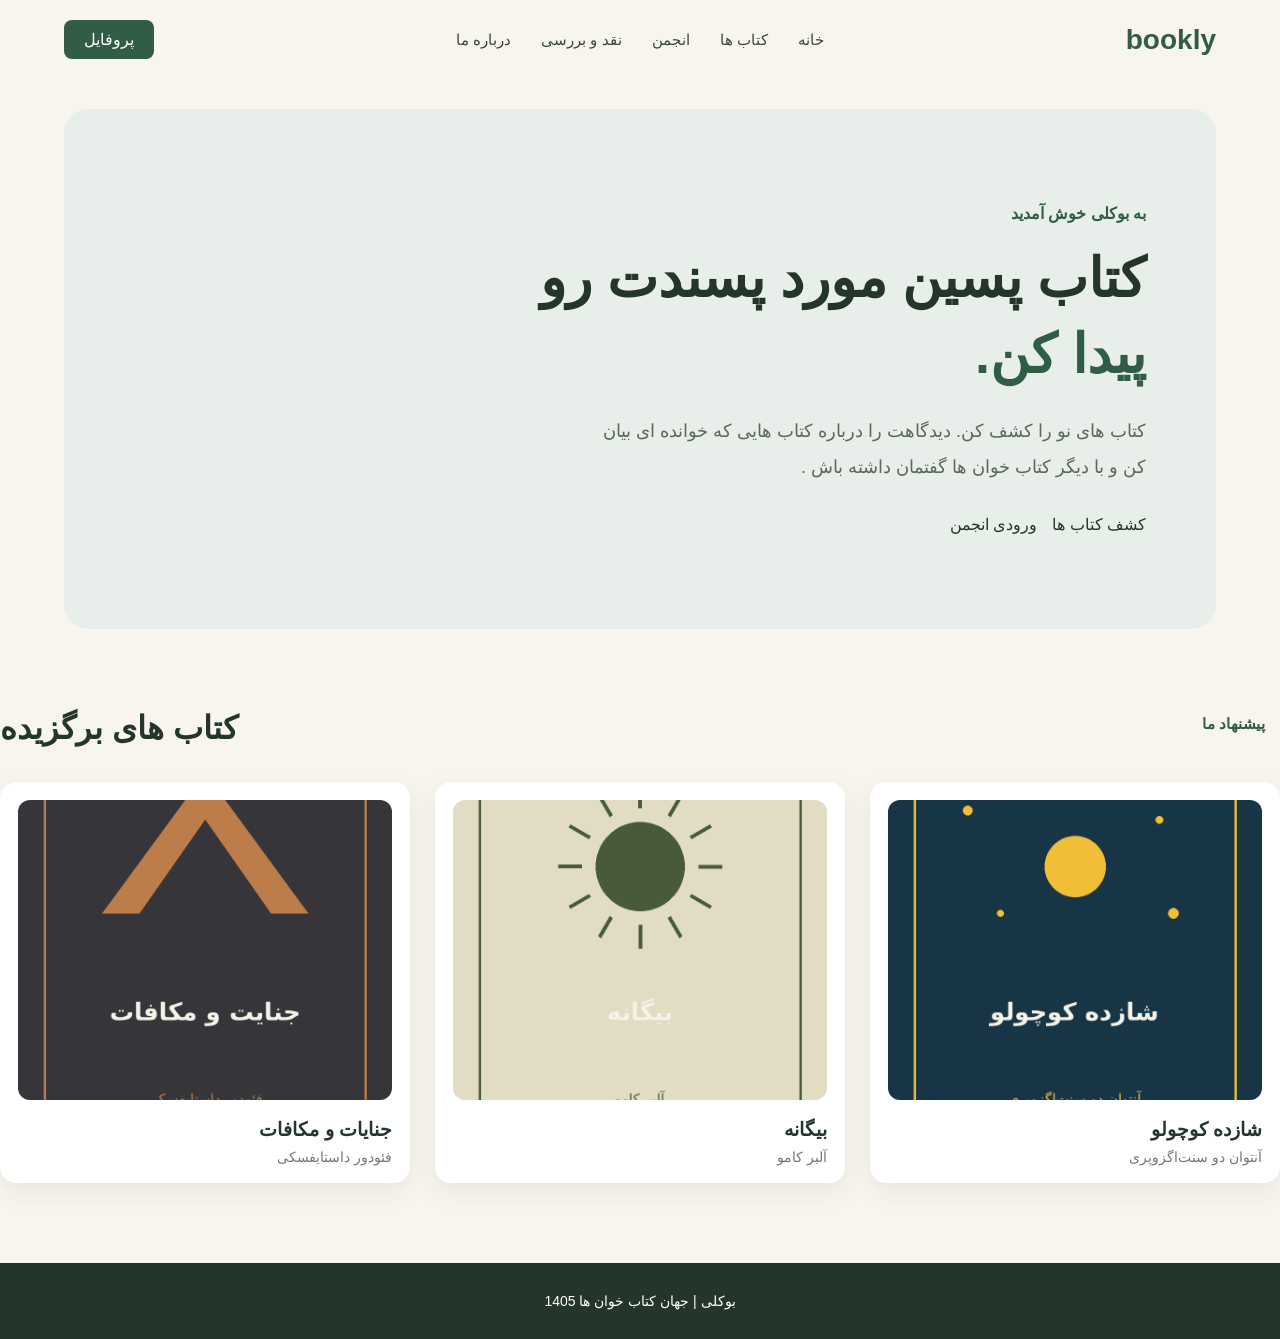
<file: index.html>
<!DOCTYPE html>
<html lang="en">
    <head>
        <meta charset="UTF-8">
        <meta name="viewport" content="width=device-width" initial-scale="1.0">
        <title>bookly | Discover Your Next Book </title>
        <link rel="stylesheet" href="css/style.css">
    </head>
    <body>
        <header>
            <nav class="navbar">
                <a href="index.html" class="logo">
                    bookly
                </a>
                <ul class="nav-links">
                    <li> <a href="index.html">خانه</a></li>
                    <li> <a href="books.html">کتاب ها </a></li>
                    <li> <a href="community.html">انجمن</a></li>
                    <li> <a href="reviews.html">نقد و بررسی </a></li>
                    <li><a href="about.html">درباره ما </a></li>
                </ul>
                <a href="profile.html" class="profile-btn"> پروفایل</a>
            </nav>
        </header>
        <main>
            <section class="hero">
                <div class="hero-content">
                    <p class="hero-small-title"> به بوکلی خوش آمدید</p>
                    <h1>
                        کتاب پسین مورد پسندت رو 
                        <span>پیدا کن.</span>
                    </h1>
                    <p class="hero-description">
                     کتاب های نو را کشف کن. دیدگاهت را درباره کتاب هایی که خوانده ای بیان کن و با دیگر کتاب خوان ها گفتمان داشته باش . 
                    </p> 
                    <div class="hero-buttons">
                        <a href="books.html" class="btnprimary-btn">کشف کتاب ها</a>
                        <a href="community.html" class="btnsecondary-btn">ورودی انجمن</a>

                    </div>
                    
                </div>
            </section>
            <section class="featued-books">
                <div class="section-title">
                    <p>پیشنهاد ما </p>
                    <h2>کتاب های برگزیده</h2>
                </div>
                <div class="books-container">
                    <article class="book-card">
                        <div class="book-image">
                            <img src="images/books/book1.jpg" alt="جلد کتاب">
                        </div>
                        <h3>شازده کوچولو</h3>
                        <p>آنتوان دو سنت‌اگزوپری</p>

                    </article>
                       <article class="book-card">
                        <div class="book-image">
                            <img src="images/books/book2.jpg" alt="جلد کتاب">
                        </div>
                        <h3>بیگانه</h3>
                        <p>آلبر کامو</p>

                    </article>
                       <article class="book-card">
                        <div class="book-image">
                            <img src="images/books/book3.jpg" alt="جلد کتاب">
                        </div>
                        <h3>جنایات و مکافات</h3>
                        <p> فئودور داستایفسکی</p>

                    </article>
                </div>
            </section>
        </main>
        <footer>
            <p>بوکلی | جهان کتاب خوان ها 1405</p>
        </footer>
        <script src="js/script.js"></script>
    </body>
</html>
</file>
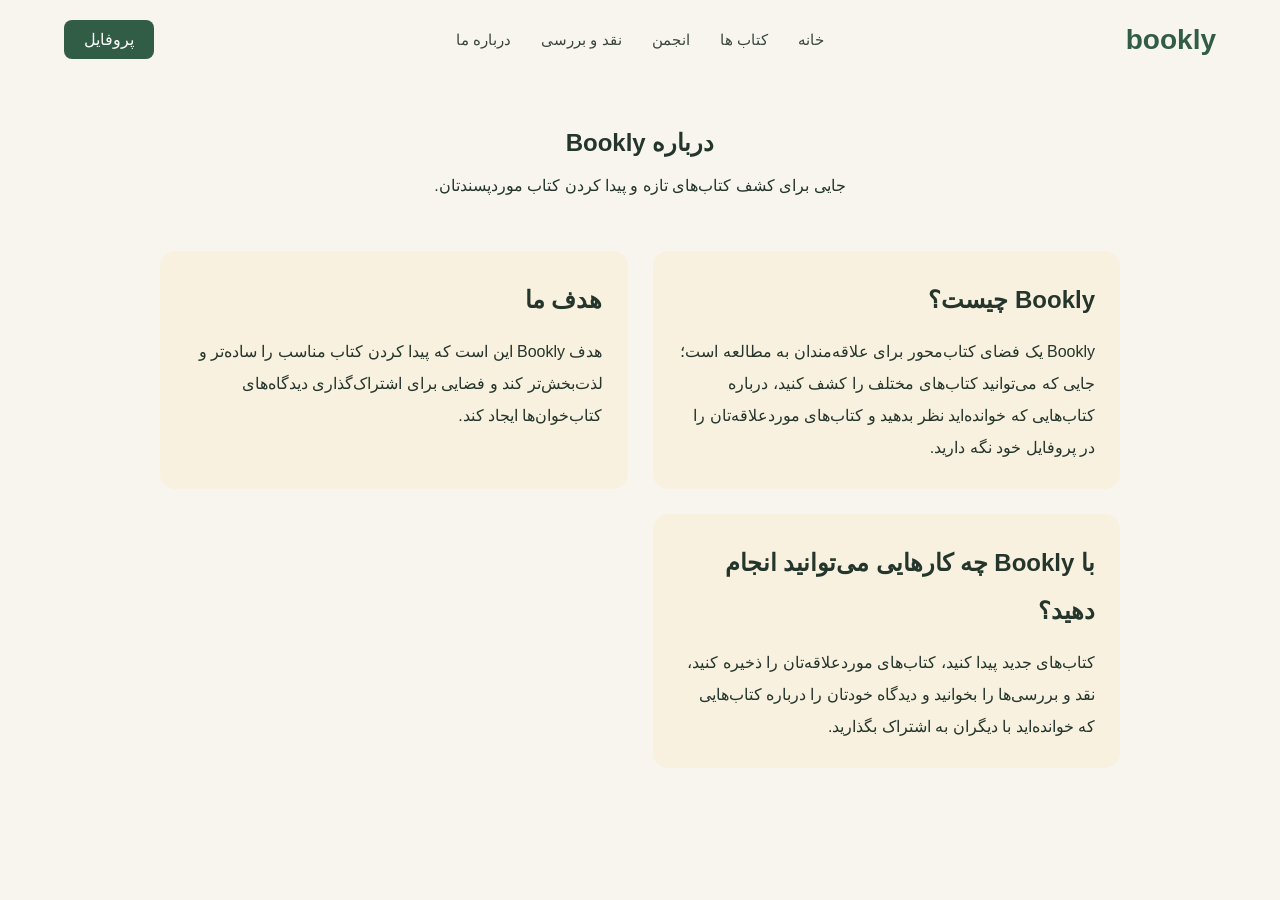
<file: about.html>
<!DOCTYPE html>
<html lang="fa" dir="rtl">

<head>
    <meta charset="UTF-8">
    <meta name="viewport" content="width=device-width, initial-scale=1.0">

    <title>درباره ما | Bookly</title>

    <link rel="stylesheet" href="css/style.css">
</head>

<body>

     <header>
            <nav class="navbar">
                <a href="index.html" class="logo">
                    bookly
                </a>
                <ul class="nav-links">
                    <li> <a href="index.html">خانه</a></li>
                    <li> <a href="books.html">کتاب ها </a></li>
                    <li> <a href="community.html">انجمن</a></li>
                    <li> <a href="reviews.html">نقد و بررسی </a></li>
                    <li><a href="about.html">درباره ما </a></li>
                </ul>
                <a href="profile.html" class="profile-btn"> پروفایل</a>
            </nav>
        </header>

    <main>

        <section class="about-header">

            <h1>درباره Bookly</h1>

            <p>
                جایی برای کشف کتاب‌های تازه و پیدا کردن کتاب موردپسندتان.
            </p>

        </section>


        <section class="about-container">

            <article class="about-card">

                <h2>Bookly چیست؟</h2>

                <p>
                    Bookly یک فضای کتاب‌محور برای علاقه‌مندان به مطالعه است؛
                    جایی که می‌توانید کتاب‌های مختلف را کشف کنید،
                    درباره کتاب‌هایی که خوانده‌اید نظر بدهید و
                    کتاب‌های موردعلاقه‌تان را در پروفایل خود نگه دارید.
                </p>

            </article>


            <article class="about-card">

                <h2>هدف ما</h2>

                <p>
                    هدف Bookly این است که پیدا کردن کتاب مناسب را ساده‌تر
                    و لذت‌بخش‌تر کند و فضایی برای اشتراک‌گذاری دیدگاه‌های
                    کتاب‌خوان‌ها ایجاد کند.
                </p>

            </article>


            <article class="about-card">

                <h2>با Bookly چه کارهایی می‌توانید انجام دهید؟</h2>

                <p>
                    کتاب‌های جدید پیدا کنید، کتاب‌های موردعلاقه‌تان را ذخیره کنید،
                    نقد و بررسی‌ها را بخوانید و دیدگاه خودتان را درباره
                    کتاب‌هایی که خوانده‌اید با دیگران به اشتراک بگذارید.
                </p>

            </article>

        </section>

    </main>

</body>

</html>
</file>
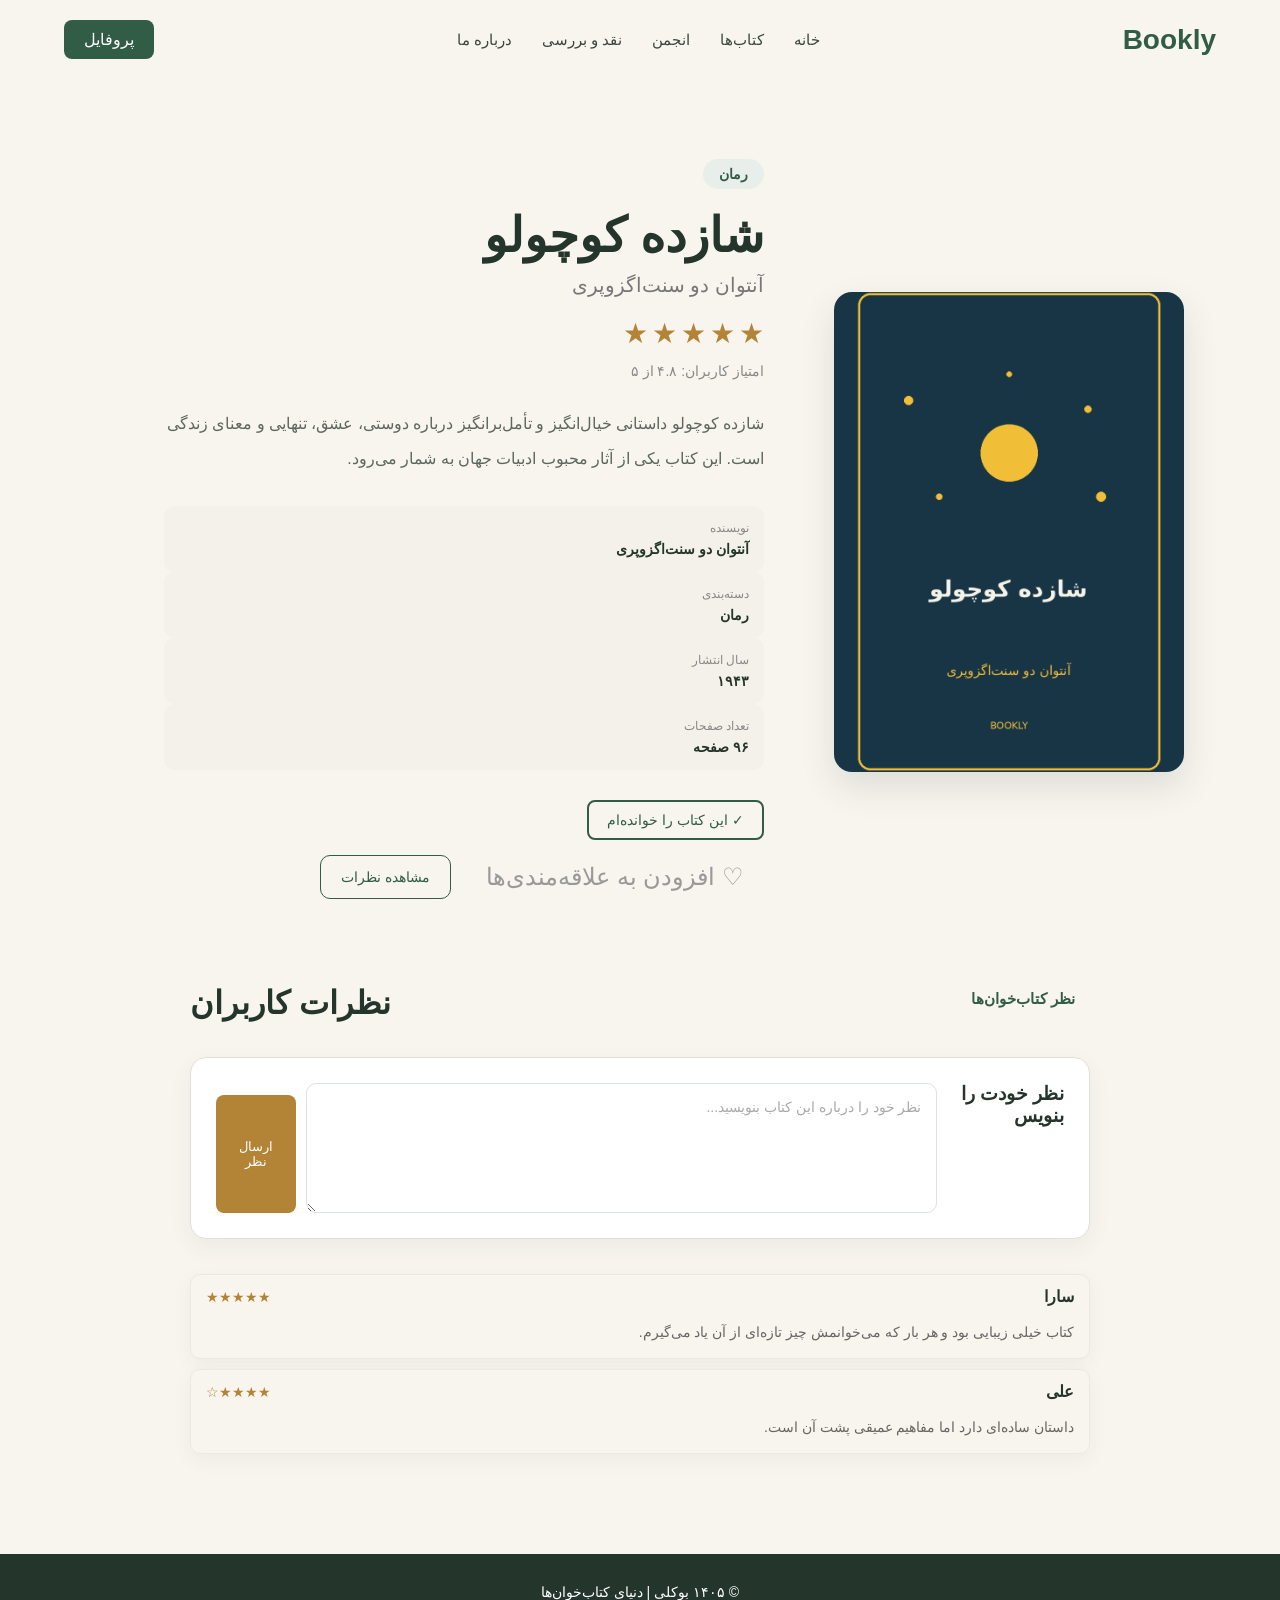
<file: book1.html>
<!DOCTYPE html>
<html lang="fa" dir="rtl">

<head>
    <meta charset="UTF-8">
    <meta name="viewport" content="width=device-width, initial-scale=1.0">

    <title>شازده کوچولو | Bookly</title>

    <link rel="stylesheet" href="css/style.css">
</head>

<body>

    <!-- Header -->
    <header>
        <nav class="navbar">

            <a href="index.html" class="logo">
                Bookly
            </a>

            <ul class="nav-links">
                <li><a href="index.html">خانه</a></li>
                <li><a href="books.html">کتاب‌ها</a></li>
                <li><a href="community.html">انجمن</a></li>
                <li><a href="reviews.html">نقد و بررسی</a></li>
                <li><a href="about.html">درباره ما</a></li>
            </ul>

            <a href="profile.html" class="profile-btn">
                پروفایل
            </a>

        </nav>
    </header>


    <main>

        <!-- Book Details -->
        <section class="book-details">

            <div class="book-details-image">

                <img
                    src="images/books/book1.jpg"
                    alt="جلد کتاب شازده کوچولو"
                >

            </div>


            <div class="book-details-content">

                <p class="book-category">
                    رمان
                </p>

                <h1>
                    شازده کوچولو
                </h1>

                <h2>
                    آنتوان دو سنت‌اگزوپری
                </h2>

               <div class="book-rating-large">

            <div class="rating-stars">
    <button type="button" data-rating="1">★</button>
    <button type="button" data-rating="2">★</button>
    <button type="button" data-rating="3">★</button>
    <button type="button" data-rating="4">★</button>
    <button type="button" data-rating="5">★</button>
</div>

<p id="rating-message"></p>

    <span class="rating-text">
        امتیاز کاربران: ۴.۸ از ۵
    </span>

</div>

                <p class="book-description">
                    شازده کوچولو داستانی خیال‌انگیز و تأمل‌برانگیز
                    درباره دوستی، عشق، تنهایی و معنای زندگی است.
                    این کتاب یکی از آثار محبوب ادبیات جهان به شمار می‌رود.
                </p>
                <div class="book-meta">

    <div class="meta-item">
        <span>نویسنده</span>
        <strong>آنتوان دو سنت‌اگزوپری</strong>
    </div>

    <div class="meta-item">
        <span>دسته‌بندی</span>
        <strong>رمان</strong>
    </div>

    <div class="meta-item">
        <span>سال انتشار</span>
        <strong>۱۹۴۳</strong>
    </div>

    <div class="meta-item">
        <span>تعداد صفحات</span>
        <strong>۹۶ صفحه</strong>
    </div>

</div>
<div class="book-actions">

    <button
        type="button"
        class="read-btn"
        id="read-btn"
    >
        ✓ این کتاب را خوانده‌ام
    </button>

</div>
                <div class="book-actions">

                    <button class="favorite-btn" id="favorite-btn">
                        ♡ افزودن به علاقه‌مندی‌ها
                    </button>

                    <a href="#comments" class="comment-btn">
                        مشاهده نظرات
                    </a>

                </div>

            </div>

        </section>
        <!-- Comments -->
        <section class="comments" id="comments">

            <div class="section-title">

                <p>نظر کتاب‌خوان‌ها</p>

                <h2>
                    نظرات کاربران
                </h2>

            </div>


            <div class="comment-form">

                <h3>
                    نظر خودت را بنویس
                </h3>

                <textarea id="comment-input"
                    placeholder="نظر خود را درباره این کتاب بنویسید..."
                ></textarea>

                <button id="comment-submit" type="button">
                    ارسال نظر
                </button>

            </div>


            <div class="comment-list">

                <article class="comment">

                    <div class="comment-header">

                        <strong>
                            سارا
                        </strong>

                        <span>
                            ★★★★★
                        </span>

                    </div>

                    <p>
                        کتاب خیلی زیبایی بود و هر بار که می‌خوانمش
                        چیز تازه‌ای از آن یاد می‌گیرم.
                    </p>

                </article>


                <article class="comment">

                    <div class="comment-header">

                        <strong>
                            علی
                        </strong>

                        <span>
                            ★★★★☆
                        </span>

                    </div>

                    <p>
                        داستان ساده‌ای دارد اما مفاهیم عمیقی پشت آن است.
                    </p>

                </article>

            </div>

        </section>

    </main>


    <footer>

        <p>
            © ۱۴۰۵ بوکلی | دنیای کتاب‌خوان‌ها
        </p>

    </footer>


    <script src="js/script.js"></script>

</body>

</html>
</file>
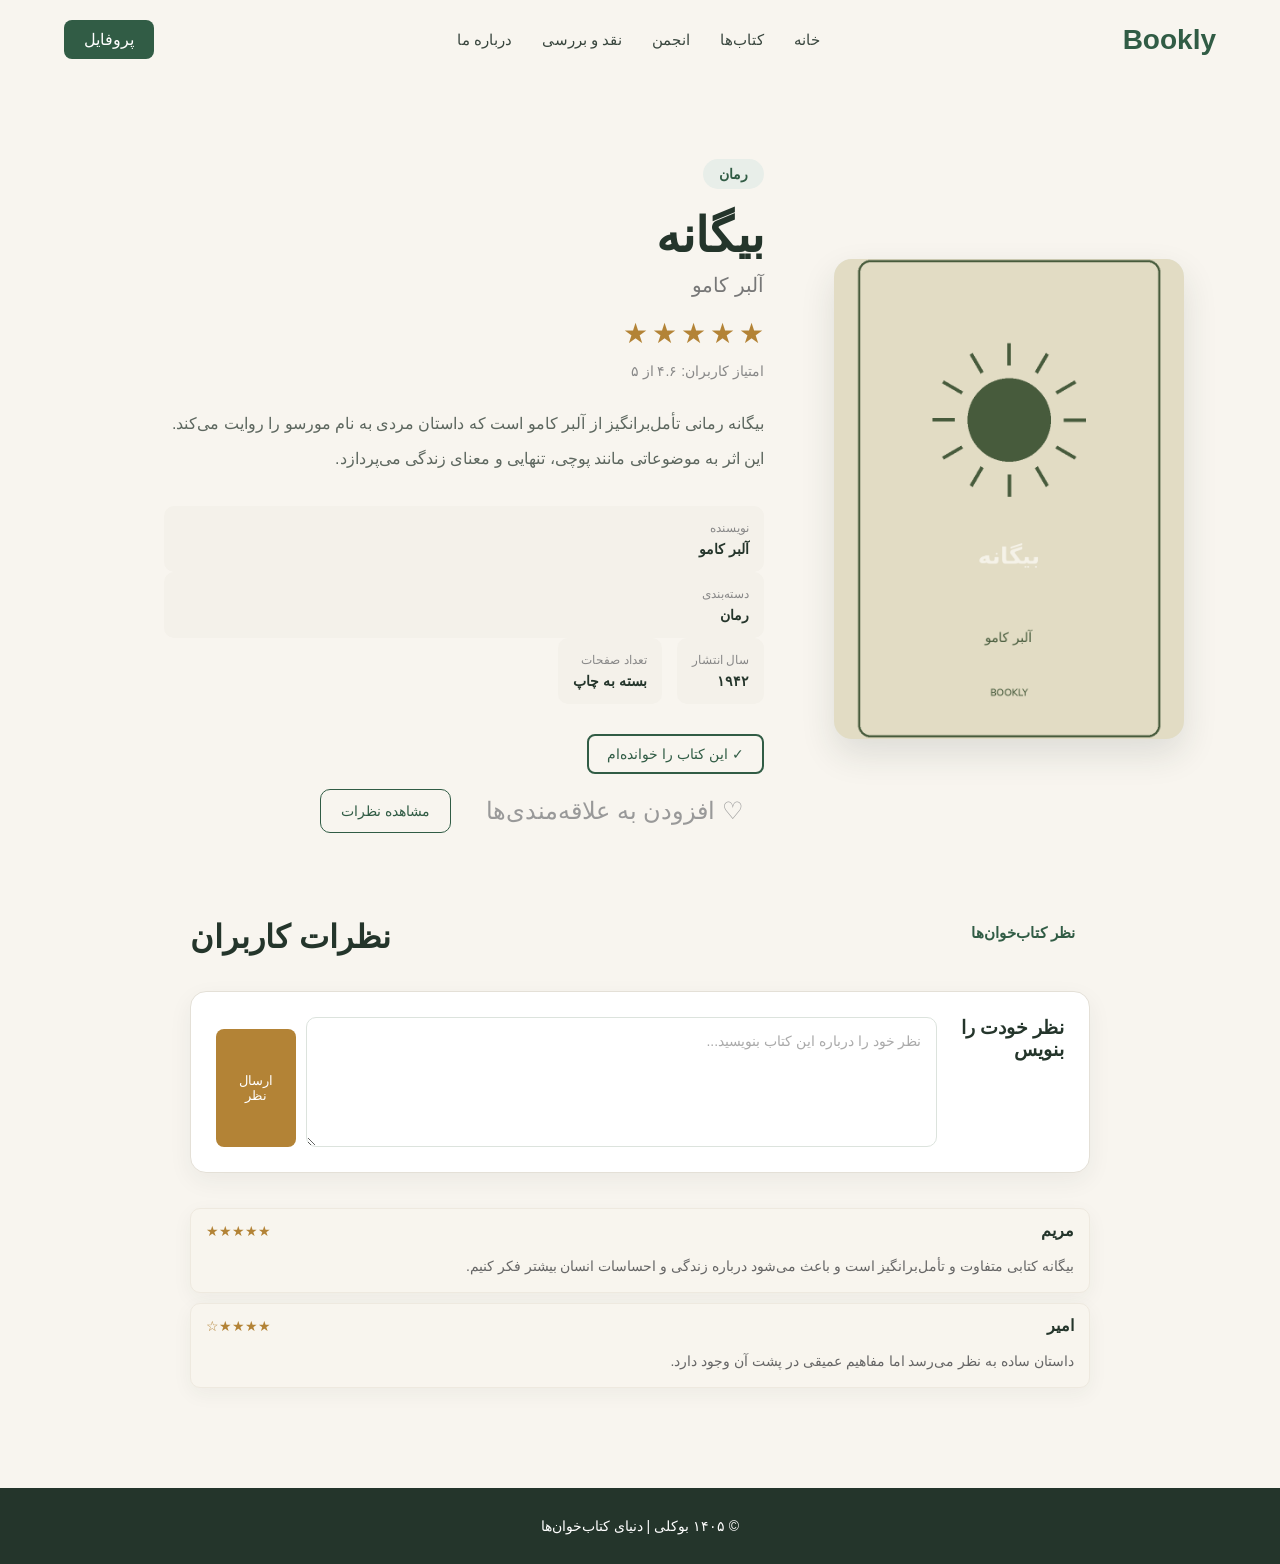
<file: book2.html>
<!DOCTYPE html>
<html lang="fa" dir="rtl">

<head>
    <meta charset="UTF-8">
    <meta name="viewport" content="width=device-width, initial-scale=1.0">

    <title>بیگانه | Bookly</title>

    <link rel="stylesheet" href="css/style.css">
</head>

<body>

    <!-- Header -->
    <header>

        <nav class="navbar">

            <a href="index.html" class="logo">
                Bookly
            </a>

            <ul class="nav-links">

                <li>
                    <a href="index.html">خانه</a>
                </li>

                <li>
                    <a href="books.html">کتاب‌ها</a>
                </li>

                <li>
                    <a href="community.html">انجمن</a>
                </li>

                <li>
                    <a href="reviews.html">نقد و بررسی</a>
                </li>

                <li>
                    <a href="about.html">درباره ما</a>
                </li>

            </ul>

            <a href="profile.html" class="profile-btn">
                پروفایل
            </a>

        </nav>

    </header>


    <main>

        <!-- Book Details -->
        <section class="book-details">

            <div class="book-details-image">

                <img
                    src="images/books/book2.jpg"
                    alt="جلد کتاب بیگانه"
                >

            </div>


            <div class="book-details-content">

                <p class="book-category">
                    رمان
                </p>

                <h1>
                    بیگانه
                </h1>

                <h2>
                    آلبر کامو
                </h2>


                <!-- Rating -->
                <div class="book-rating-large">

                    <div class="rating-stars">

                        <button type="button" data-rating="1">★</button>
                        <button type="button" data-rating="2">★</button>
                        <button type="button" data-rating="3">★</button>
                        <button type="button" data-rating="4">★</button>
                        <button type="button" data-rating="5">★</button>

                    </div>

                    <p id="rating-message"></p>

                    <span class="rating-text">
                        امتیاز کاربران: ۴.۶ از ۵
                    </span>

                </div>


                <!-- Description -->
                <p class="book-description">

                    بیگانه رمانی تأمل‌برانگیز از آلبر کامو است
                    که داستان مردی به نام مورسو را روایت می‌کند.
                    این اثر به موضوعاتی مانند پوچی، تنهایی
                    و معنای زندگی می‌پردازد.

                </p>

                <!-- Book Meta -->
                <div class="book-meta">

                    <div class="meta-item">

                        <span>
                            نویسنده
                        </span>

                        <strong>
                            آلبر کامو
                        </strong>

                    </div>


                    <div class="meta-item">

                        <span>
                            دسته‌بندی
                        </span>

                        <strong>
                            رمان
                        </strong>

                    </div>
                    <div class="book-actions">

                    <div class="meta-item">

                        <span>
                            سال انتشار
                        </span>

                        <strong>
                            ۱۹۴۲
                        </strong>

                    </div>

             <div class="meta-item">

                        <span>
                            تعداد صفحات
                        </span>

                        <strong>
                            بسته به چاپ
                        </strong>

                    </div>

                </div>

</div>

<button
        type="button"
        class="read-btn"
        id="read-btn"
    >
        ✓ این کتاب را خوانده‌ام
    </button>
       
                <!-- Actions -->
                <div class="book-actions">

                    <button
                        class="favorite-btn"
                        id="favorite-btn"
                        type="button"
                    >
                        ♡ افزودن به علاقه‌مندی‌ها
                    </button>


                    <a
                        href="#comments"
                        class="comment-btn"
                    >
                        مشاهده نظرات
                    </a>

                </div>

            </div>

        </section>


        <!-- Comments -->
        <section
            class="comments"
            id="comments"
        >

            <div class="section-title">

                <p>
                    نظر کتاب‌خوان‌ها
                </p>

                <h2>
                    نظرات کاربران
                </h2>

            </div>
            <!-- Comment Form -->
            <div class="comment-form">

                <h3>
                    نظر خودت را بنویس
                </h3>


                <textarea
                    id="comment-input"
                    placeholder="نظر خود را درباره این کتاب بنویسید..."
                ></textarea>


                <button
                    id="comment-submit"
                    type="button"
                >
                    ارسال نظر
                </button>

            </div>


            <!-- Comment List -->
            <div class="comment-list">

                <article class="comment">

                    <div class="comment-header">

                        <strong>
                            مریم
                        </strong>

                        <span>
                            ★★★★★
                        </span>

                    </div>

                    <p>
                        بیگانه کتابی متفاوت و تأمل‌برانگیز است
                        و باعث می‌شود درباره زندگی و احساسات انسان
                        بیشتر فکر کنیم.
                    </p>

                </article>


                <article class="comment">

                    <div class="comment-header">

                        <strong>
                            امیر
                        </strong>

                        <span>
                            ★★★★☆
                        </span>

                    </div>

                    <p>
                        داستان ساده به نظر می‌رسد اما مفاهیم
                        عمیقی در پشت آن وجود دارد.
                    </p>

                </article>

            </div>

        </section>

    </main>


    <!-- Footer -->
    <footer>

        <p>
            © ۱۴۰۵ بوکلی | دنیای کتاب‌خوان‌ها
        </p>

    </footer>


    <script src="js/script.js"></script>

</body>

</html>
</file>
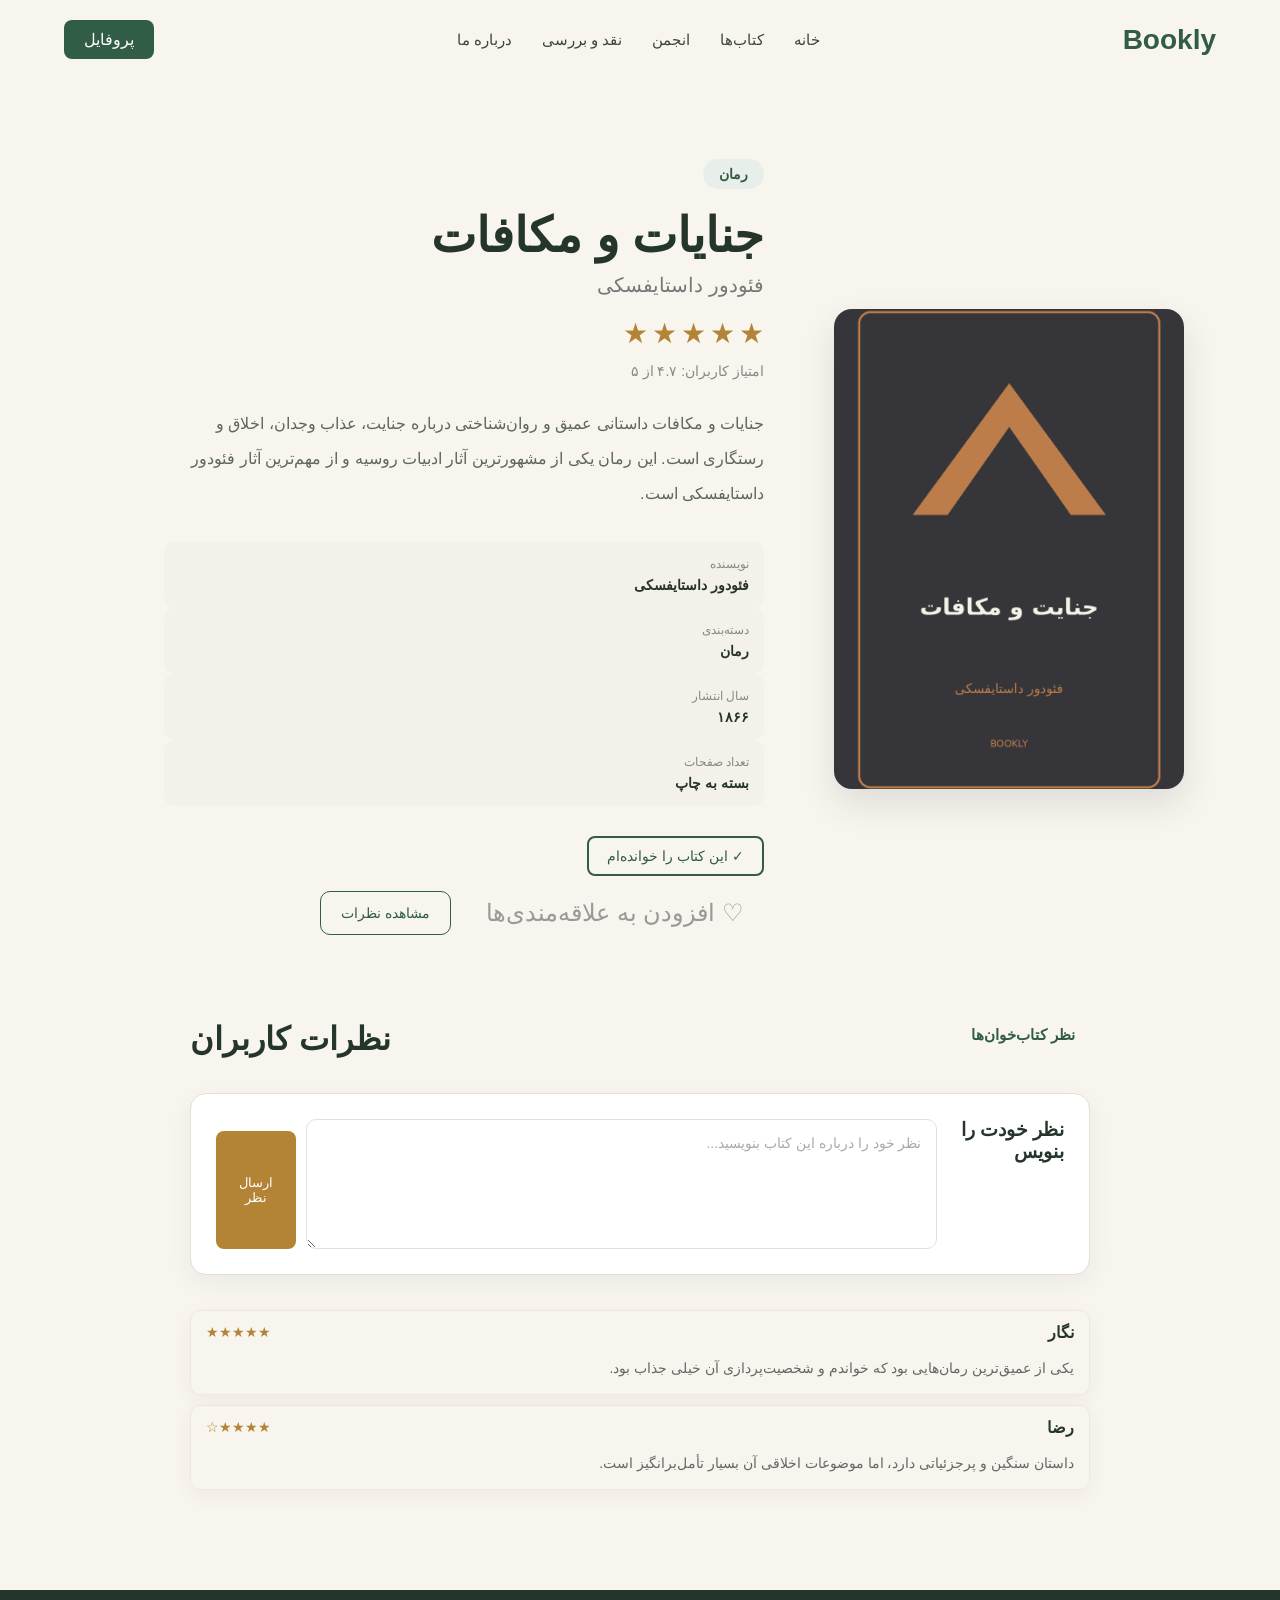
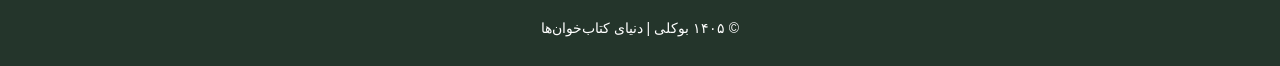
<file: book3.html>
<!DOCTYPE html>
<html lang="fa" dir="rtl">

<head>
    <meta charset="UTF-8">
    <meta name="viewport" content="width=device-width, initial-scale=1.0">

    <title>کتاب‌ها | Bookly</title>

    <link rel="stylesheet" href="css/style.css">
</head>

<body>

    <!-- Header -->
    <header>
        <nav class="navbar">

            <a href="index.html" class="logo">
                Bookly
            </a>

            <ul class="nav-links">
                <li><a href="index.html">خانه</a></li>
                <li><a href="books.html">کتاب‌ها</a></li>
                <li><a href="community.html">انجمن</a></li>
                <li><a href="reviews.html">نقد و بررسی</a></li>
                <li><a href="about.html">درباره ما</a></li>
            </ul>

            <a href="profile.html" class="profile-btn">
                پروفایل
            </a>

        </nav>
    </header>
<main>

        <!-- Book Details -->
        <section class="book-details">

            <div class="book-details-image">

                <img
                    src="images/books/book3.jpg"
                    alt="جلد کتاب جنایات و مکافات"
                >

            </div>


            <div class="book-details-content">

                <p class="book-category">
                    رمان
                </p>

                <h1>
                    جنایات و مکافات
                </h1>

                <h2>
                    فئودور داستایفسکی
                </h2>


                <!-- Rating -->
                <div class="book-rating-large">

                    <div class="rating-stars">

                        <button type="button" data-rating="1">★</button>
                        <button type="button" data-rating="2">★</button>
                        <button type="button" data-rating="3">★</button>
                        <button type="button" data-rating="4">★</button>
                        <button type="button" data-rating="5">★</button>

                    </div>

                    <p id="rating-message"></p>

                    <span class="rating-text">
                        امتیاز کاربران: ۴.۷ از ۵
                    </span>

                </div>


                <!-- Description -->
                <p class="book-description">

                    جنایات و مکافات داستانی عمیق و روان‌شناختی
                    درباره جنایت، عذاب وجدان، اخلاق و رستگاری است.
                    این رمان یکی از مشهورترین آثار ادبیات روسیه
                    و از مهم‌ترین آثار فئودور داستایفسکی است.

                </p>
                <!-- Book Meta -->
                <div class="book-meta">

                    <div class="meta-item">

                        <span>
                            نویسنده
                        </span>

                        <strong>
                            فئودور داستایفسکی
                        </strong>

                    </div>


                    <div class="meta-item">

                        <span>
                            دسته‌بندی
                        </span>

                        <strong>
                            رمان
                        </strong>

                    </div>


                    <div class="meta-item">

                        <span>
                            سال انتشار
                        </span>

                        <strong>
                            ۱۸۶۶
                        </strong>

                    </div>


                    <div class="meta-item">

                        <span>
                            تعداد صفحات
                        </span>

                        <strong>
                            بسته به چاپ
                        </strong>

                    </div>

                </div>
<div class="book-actions">

    <button
        type="button"
        class="read-btn"
        id="read-btn"
    >
        ✓ این کتاب را خوانده‌ام
    </button>

</div>

                <!-- Actions -->
                <div class="book-actions">

                    <button
                        class="favorite-btn"
                        id="favorite-btn"
                        type="button"
                    >
                        ♡ افزودن به علاقه‌مندی‌ها
                    </button>


                    <a
                        href="#comments"
                        class="comment-btn"
                    >
                        مشاهده نظرات
                    </a>

                </div>

            </div>

        </section>


        <!-- Comments -->
        <section
            class="comments"
            id="comments"
        >

            <div class="section-title">

                <p>
                    نظر کتاب‌خوان‌ها
                </p>

                <h2>
                    نظرات کاربران
                </h2>

            </div>
            <!-- Comment Form -->
            <div class="comment-form">

                <h3>
                    نظر خودت را بنویس
                </h3>


                <textarea
                    id="comment-input"
                    placeholder="نظر خود را درباره این کتاب بنویسید..."
                ></textarea>


                <button
                    id="comment-submit"
                    type="button"
                >
                    ارسال نظر
                </button>

            </div>


            <!-- Comment List -->
            <div class="comment-list">

                <article class="comment">

                    <div class="comment-header">

                        <strong>
                            نگار
                        </strong>

                        <span>
                            ★★★★★
                        </span>

                    </div>

                    <p>
                        یکی از عمیق‌ترین رمان‌هایی بود که خواندم
                        و شخصیت‌پردازی آن خیلی جذاب بود.
                    </p>

                </article>


                <article class="comment">

                    <div class="comment-header">

                        <strong>
                            رضا
                        </strong>

                        <span>
                            ★★★★☆
                        </span>

                    </div>

                    <p>
                        داستان سنگین و پرجزئیاتی دارد،
                        اما موضوعات اخلاقی آن بسیار تأمل‌برانگیز است.
                    </p>

                </article>

            </div>

        </section>

    </main>


    <!-- Footer -->
    <footer>

        <p>
            © ۱۴۰۵ بوکلی | دنیای کتاب‌خوان‌ها
        </p>

    </footer>


    <script src="js/script.js"></script>

</body>

</html>
</file>
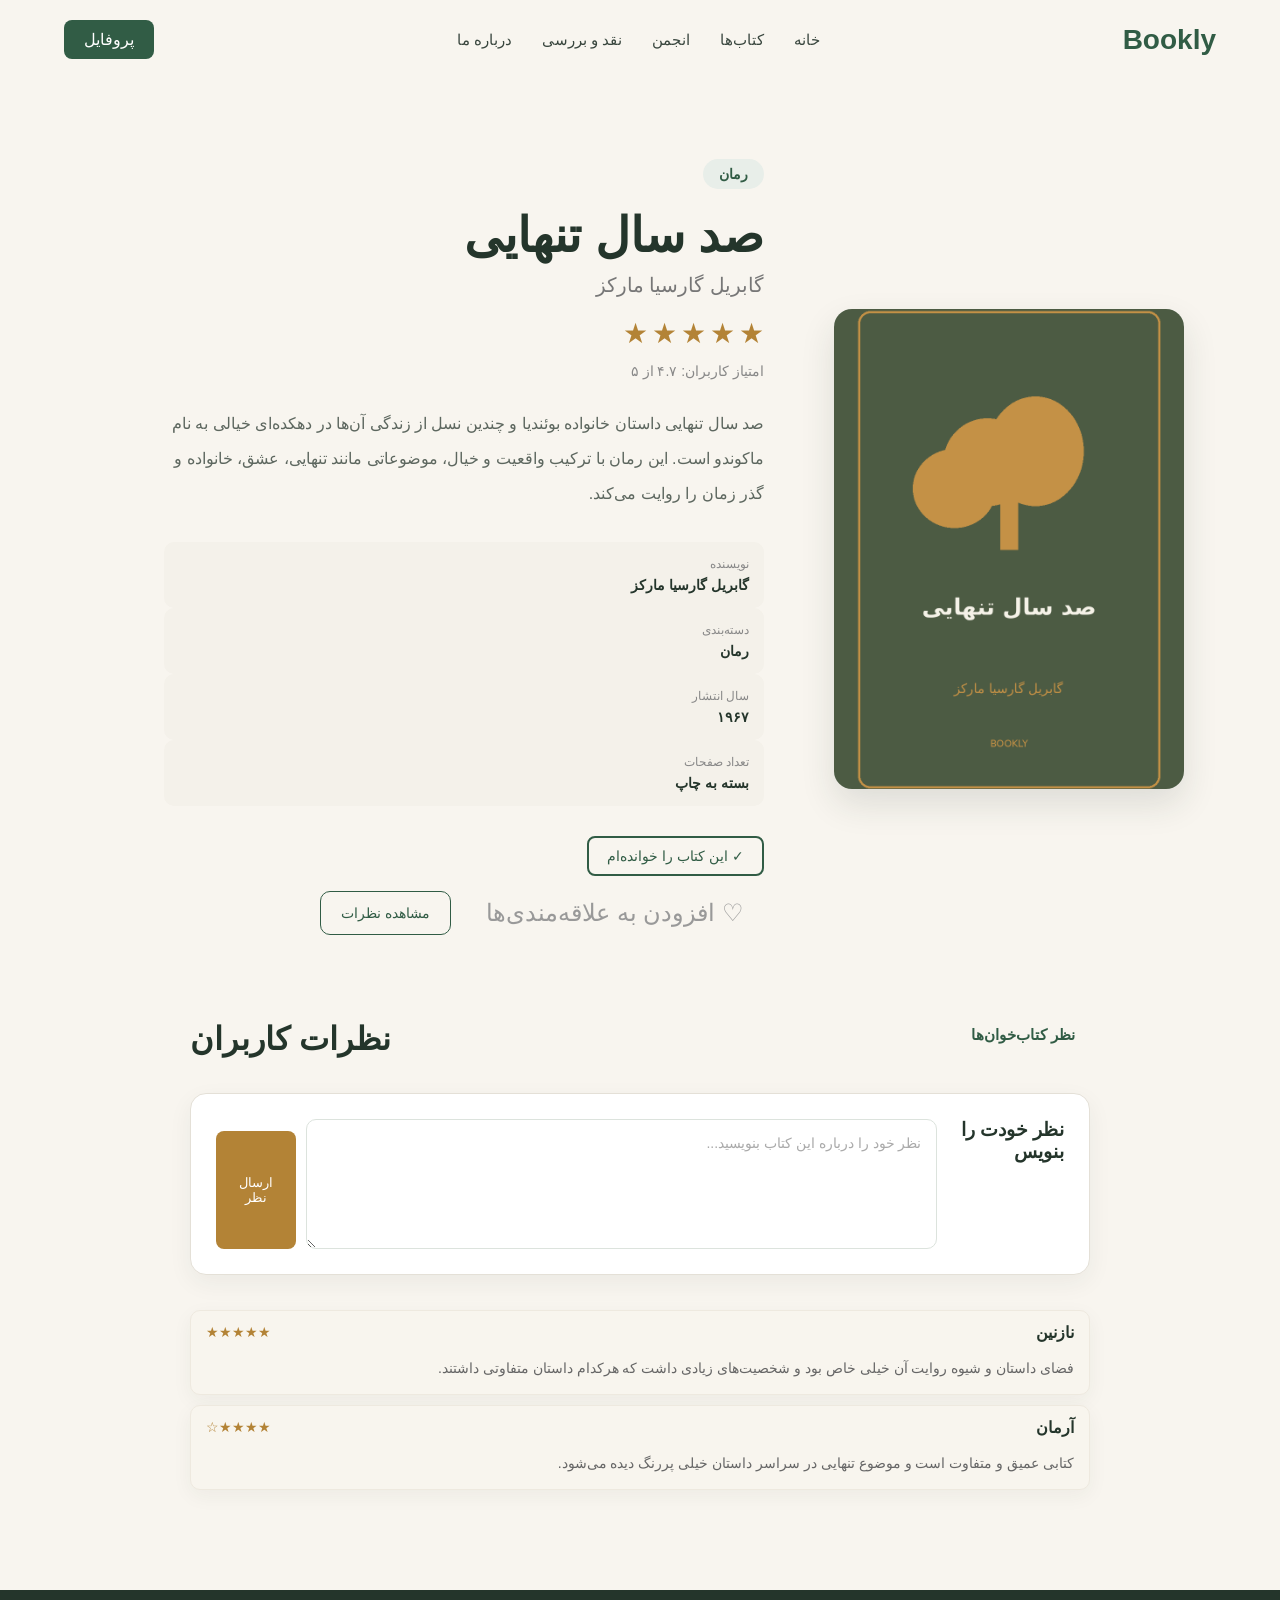
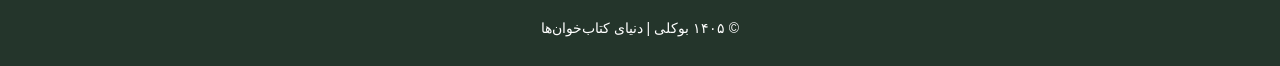
<file: book4.html>
<!DOCTYPE html>
<html lang="fa" dir="rtl">

<head>
    <meta charset="UTF-8">
    <meta name="viewport" content="width=device-width, initial-scale=1.0">

    <title>کتاب‌ها | Bookly</title>

    <link rel="stylesheet" href="css/style.css">
</head>

<body>

    <!-- Header -->
    <header>
        <nav class="navbar">

            <a href="index.html" class="logo">
                Bookly
            </a>

            <ul class="nav-links">
                <li><a href="index.html">خانه</a></li>
                <li><a href="books.html">کتاب‌ها</a></li>
                <li><a href="community.html">انجمن</a></li>
                <li><a href="reviews.html">نقد و بررسی</a></li>
                <li><a href="about.html">درباره ما</a></li>
            </ul>

            <a href="profile.html" class="profile-btn">
                پروفایل
            </a>

        </nav>
    </header>
<main>

        <!-- Book Details -->
        <section class="book-details">

            <div class="book-details-image">

                <img
                    src="images/books/book4.jpg"
                    alt="جلد کتاب صد سال تنهایی"
                >

            </div>


            <div class="book-details-content">

                <p class="book-category">
                    رمان
                </p>

                <h1>
                    صد سال تنهایی
                </h1>

                <h2>
                    گابریل گارسیا مارکز
                </h2>


                <!-- Rating -->
                <div class="book-rating-large">

                    <div class="rating-stars">

                        <button type="button" data-rating="1">★</button>
                        <button type="button" data-rating="2">★</button>
                        <button type="button" data-rating="3">★</button>
                        <button type="button" data-rating="4">★</button>
                        <button type="button" data-rating="5">★</button>

                    </div>

                    <p id="rating-message"></p>

                    <span class="rating-text">
                        امتیاز کاربران: ۴.۷ از ۵
                    </span>

                </div>


                <!-- Description -->
                <p class="book-description">

                    صد سال تنهایی داستان خانواده بوئندیا و چندین نسل
                    از زندگی آن‌ها در دهکده‌ای خیالی به نام ماکوندو است.
                    این رمان با ترکیب واقعیت و خیال، موضوعاتی مانند
                    تنهایی، عشق، خانواده و گذر زمان را روایت می‌کند.

                </p>
                <!-- Book Meta -->
                <div class="book-meta">

                    <div class="meta-item">

                        <span>
                            نویسنده
                        </span>

                        <strong>
                            گابریل گارسیا مارکز
                        </strong>

                    </div>


                    <div class="meta-item">

                        <span>
                            دسته‌بندی
                        </span>

                        <strong>
                            رمان
                        </strong>

                    </div>


                    <div class="meta-item">

                        <span>
                            سال انتشار
                        </span>

                        <strong>
                            ۱۹۶۷
                        </strong>

                    </div>


                    <div class="meta-item">

                        <span>
                            تعداد صفحات
                        </span>

                        <strong>
                            بسته به چاپ
                        </strong>

                    </div>

                </div>
<div class="book-actions">

    <button
        type="button"
        class="read-btn"
        id="read-btn"
    >
        ✓ این کتاب را خوانده‌ام
    </button>

</div>

                <!-- Actions -->
                <div class="book-actions">

                    <button
                        class="favorite-btn"
                        id="favorite-btn"
                        type="button"
                    >
                        ♡ افزودن به علاقه‌مندی‌ها
                    </button>


                    <a
                        href="#comments"
                        class="comment-btn"
                    >
                        مشاهده نظرات
                    </a>

                </div>

            </div>

        </section>


        <!-- Comments -->
        <section
            class="comments"
            id="comments"
        >
        <div class="section-title">

                <p>
                    نظر کتاب‌خوان‌ها
                </p>

                <h2>
                    نظرات کاربران
                </h2>

            </div>


            <!-- Comment Form -->
            <div class="comment-form">

                <h3>
                    نظر خودت را بنویس
                </h3>


                <textarea
                    id="comment-input"
                    placeholder="نظر خود را درباره این کتاب بنویسید..."
                ></textarea>


                <button
                    id="comment-submit"
                    type="button"
                >
                    ارسال نظر
                </button>

            </div>


            <!-- Comment List -->
            <div class="comment-list">

                <article class="comment">

                    <div class="comment-header">

                        <strong>
                            نازنین
                        </strong>

                        <span>
                            ★★★★★
                        </span>

                    </div>

                    <p>
                        فضای داستان و شیوه روایت آن خیلی خاص بود
                        و شخصیت‌های زیادی داشت که هرکدام داستان
                        متفاوتی داشتند.
                    </p>

                </article>
                <article class="comment">

                    <div class="comment-header">

                        <strong>
                            آرمان
                        </strong>

                        <span>
                            ★★★★☆
                        </span>

                    </div>

                    <p>
                        کتابی عمیق و متفاوت است و موضوع تنهایی
                        در سراسر داستان خیلی پررنگ دیده می‌شود.
                    </p>

                </article>

            </div>

        </section>

    </main>


    <!-- Footer -->
    <footer>

        <p>
            © ۱۴۰۵ بوکلی | دنیای کتاب‌خوان‌ها
        </p>

    </footer>


    <script src="js/script.js"></script>

</body>

</html>
</file>
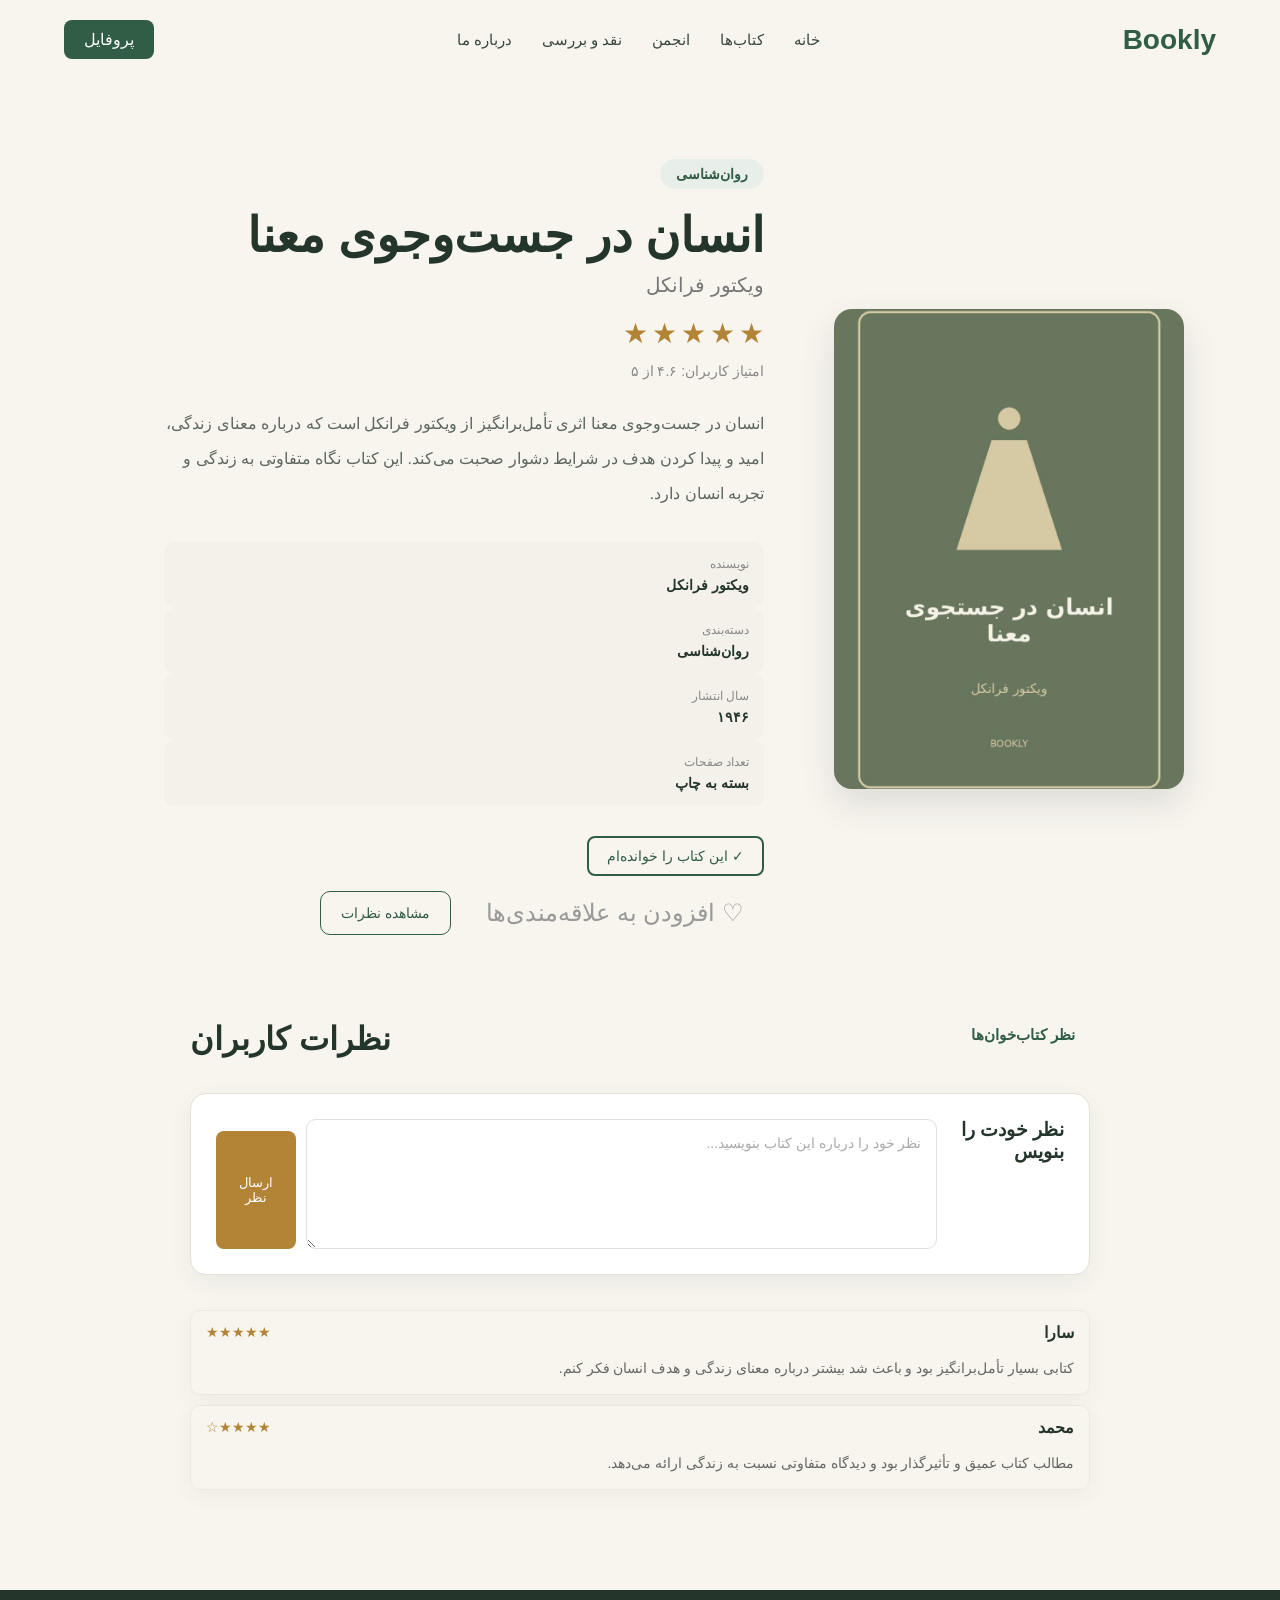
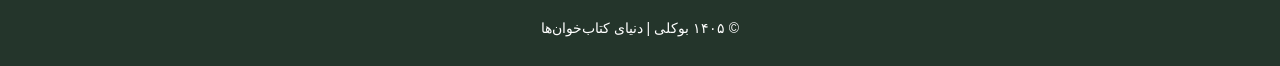
<file: book5.html>
<!DOCTYPE html>
<html lang="fa" dir="rtl">

<head>
    <meta charset="UTF-8">
    <meta name="viewport" content="width=device-width, initial-scale=1.0">

    <title>کتاب‌ها | Bookly</title>

    <link rel="stylesheet" href="css/style.css">
</head>

<body>

    <!-- Header -->
    <header>
        <nav class="navbar">

            <a href="index.html" class="logo">
                Bookly
            </a>

            <ul class="nav-links">
                <li><a href="index.html">خانه</a></li>
                <li><a href="books.html">کتاب‌ها</a></li>
                <li><a href="community.html">انجمن</a></li>
                <li><a href="reviews.html">نقد و بررسی</a></li>
                <li><a href="about.html">درباره ما</a></li>
            </ul>

            <a href="profile.html" class="profile-btn">
                پروفایل
            </a>

        </nav>
    </header>
   <main>

        <!-- Book Details -->
        <section class="book-details">

            <div class="book-details-image">

                <img
                    src="images/books/book5.jpg"
                    alt="جلد کتاب انسان در جست‌وجوی معنا"
                >

            </div>


            <div class="book-details-content">

                <p class="book-category">
                    روان‌شناسی
                </p>

                <h1>
                    انسان در جست‌وجوی معنا
                </h1>

                <h2>
                    ویکتور فرانکل
                </h2>


                <!-- Rating -->
                <div class="book-rating-large">

                    <div class="rating-stars">

                        <button type="button" data-rating="1">★</button>
                        <button type="button" data-rating="2">★</button>
                        <button type="button" data-rating="3">★</button>
                        <button type="button" data-rating="4">★</button>
                        <button type="button" data-rating="5">★</button>

                    </div>

                    <p id="rating-message"></p>

                    <span class="rating-text">
                        امتیاز کاربران: ۴.۶ از ۵
                    </span>

                </div>


                <!-- Description -->
                <p class="book-description">

                    انسان در جست‌وجوی معنا اثری تأمل‌برانگیز از
                    ویکتور فرانکل است که درباره معنای زندگی،
                    امید و پیدا کردن هدف در شرایط دشوار صحبت می‌کند.
                    این کتاب نگاه متفاوتی به زندگی و تجربه انسان دارد.

                </p>


                <!-- Book Meta -->
                <div class="book-meta">

                    <div class="meta-item">

                        <span>
                            نویسنده
                        </span>

                        <strong>
                            ویکتور فرانکل
                        </strong>

                    </div>


                    <div class="meta-item">

                        <span>
                            دسته‌بندی
                        </span>

                        <strong>
                            روان‌شناسی
                        </strong>

                    </div>
                    <div class="meta-item">

                        <span>
                            سال انتشار
                        </span>

                        <strong>
                            ۱۹۴۶
                        </strong>

                    </div>


                    <div class="meta-item">

                        <span>
                            تعداد صفحات
                        </span>

                        <strong>
                            بسته به چاپ
                        </strong>

                    </div>

                </div>

<div class="book-actions">

    <button
        type="button"
        class="read-btn"
        id="read-btn"
    >
        ✓ این کتاب را خوانده‌ام
    </button>

</div>
                <!-- Actions -->
                <div class="book-actions">

                    <button
                        class="favorite-btn"
                        id="favorite-btn"
                        type="button"
                    >
                        ♡ افزودن به علاقه‌مندی‌ها
                    </button>


                    <a
                        href="#comments"
                        class="comment-btn"
                    >
                        مشاهده نظرات
                    </a>

                </div>

            </div>

        </section>


        <!-- Comments -->
        <section
            class="comments"
            id="comments"
        >

            <div class="section-title">

                <p>
                    نظر کتاب‌خوان‌ها
                </p>

                <h2>
                    نظرات کاربران
                </h2>

            </div>


            <!-- Comment Form -->
            <div class="comment-form">

                <h3>
                    نظر خودت را بنویس
                </h3>


                <textarea
                    id="comment-input"
                    placeholder="نظر خود را درباره این کتاب بنویسید..."
                ></textarea>


                <button
                    id="comment-submit"
                    type="button"
                >
                    ارسال نظر
                </button>

            </div>

            <!-- Comment List -->
            <div class="comment-list">

                <article class="comment">

                    <div class="comment-header">

                        <strong>
                            سارا
                        </strong>

                        <span>
                            ★★★★★
                        </span>

                    </div>

                    <p>
                        کتابی بسیار تأمل‌برانگیز بود و باعث شد
                        بیشتر درباره معنای زندگی و هدف انسان فکر کنم.
                    </p>

                </article>

<article class="comment">

                    <div class="comment-header">

                        <strong>
                            محمد
                        </strong>

                        <span>
                            ★★★★☆
                        </span>

                    </div>

                    <p>
                        مطالب کتاب عمیق و تأثیرگذار بود و
                        دیدگاه متفاوتی نسبت به زندگی ارائه می‌دهد.
                    </p>

                </article>

            </div>

        </section>

    </main>


    <!-- Footer -->
    <footer>

        <p>
            © ۱۴۰۵ بوکلی | دنیای کتاب‌خوان‌ها
        </p>

    </footer>


    <script src="js/script.js"></script>

</body>

</html>
</file>
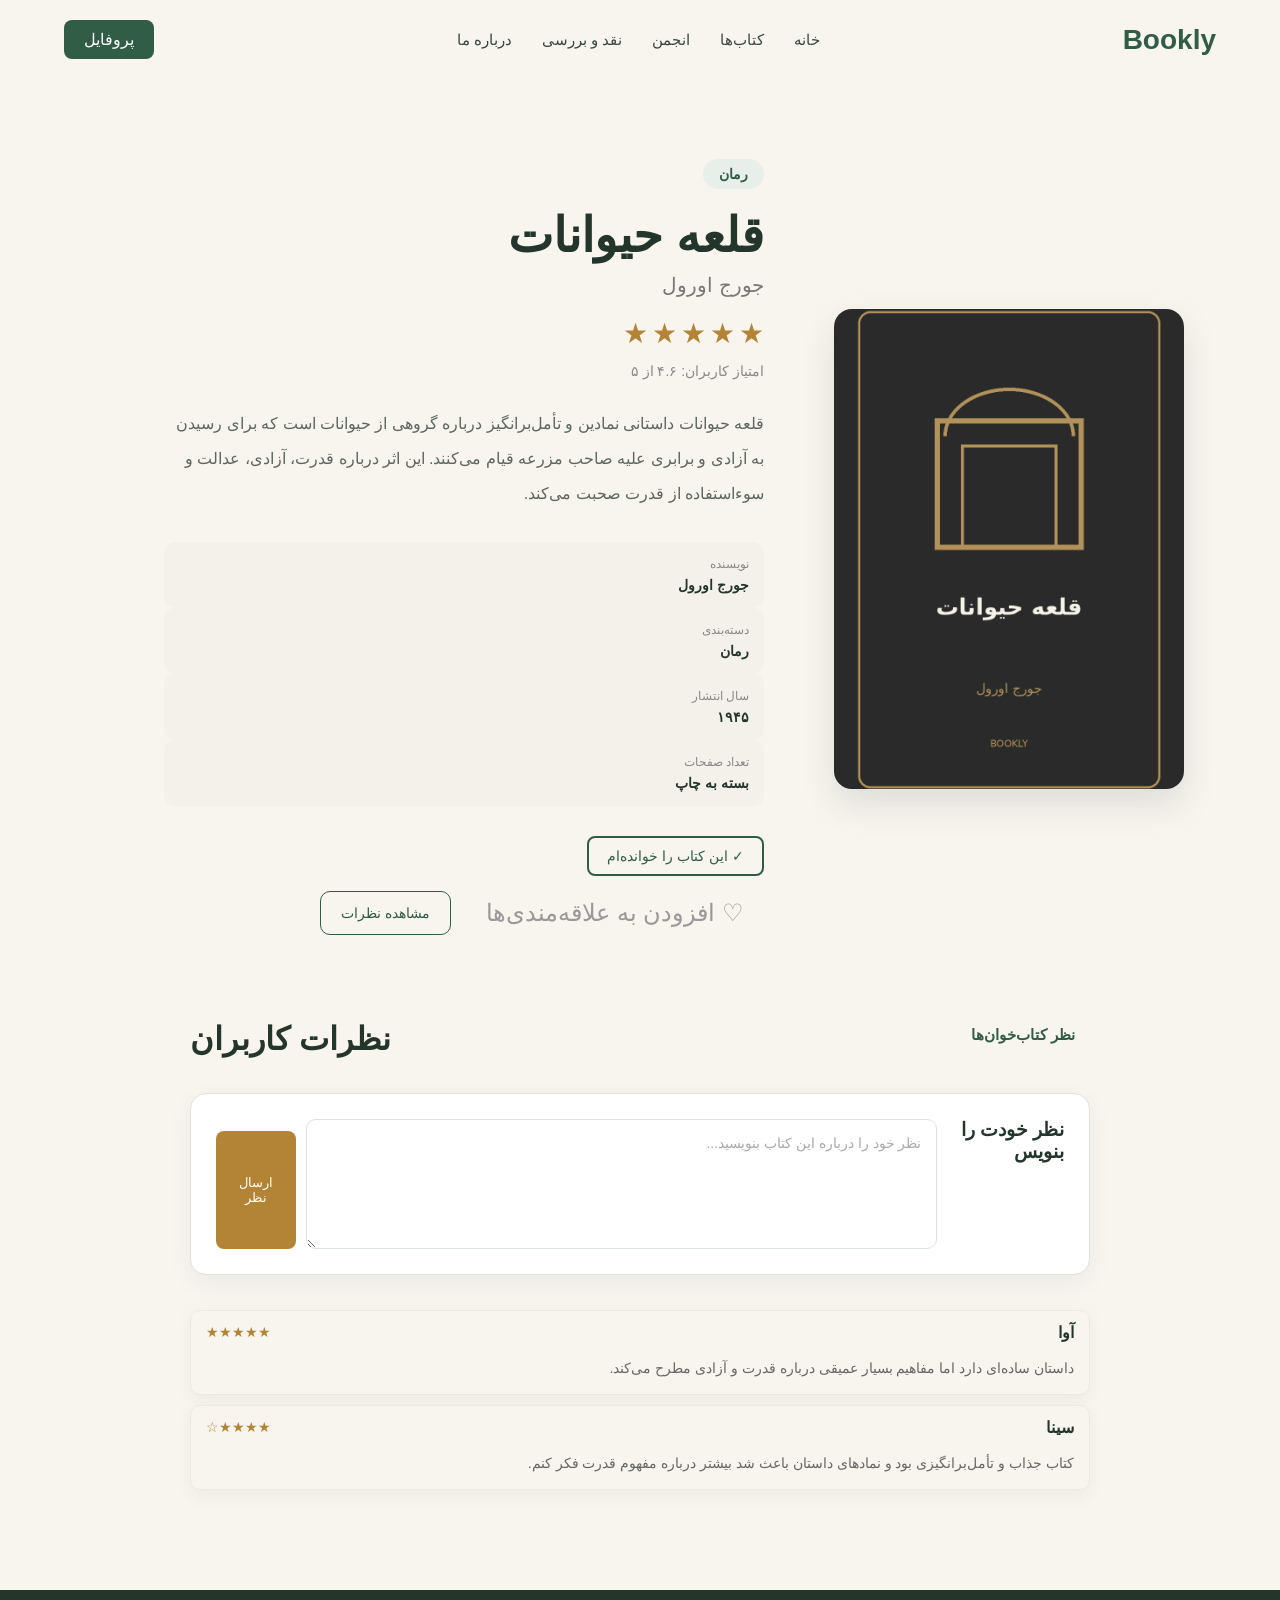
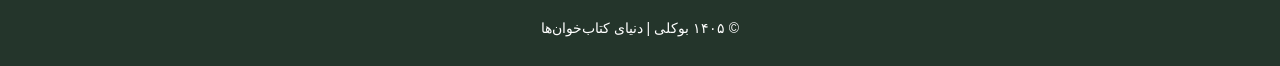
<file: book6.html>
<!DOCTYPE html>
<html lang="fa" dir="rtl">

<head>
    <meta charset="UTF-8">
    <meta name="viewport" content="width=device-width, initial-scale=1.0">

    <title>کتاب‌ها | Bookly</title>

    <link rel="stylesheet" href="css/style.css">
</head>

<body>

    <!-- Header -->
    <header>
        <nav class="navbar">

            <a href="index.html" class="logo">
                Bookly
            </a>

            <ul class="nav-links">
                <li><a href="index.html">خانه</a></li>
                <li><a href="books.html">کتاب‌ها</a></li>
                <li><a href="community.html">انجمن</a></li>
                <li><a href="reviews.html">نقد و بررسی</a></li>
                <li><a href="about.html">درباره ما</a></li>
            </ul>

            <a href="profile.html" class="profile-btn">
                پروفایل
            </a>

        </nav>
    </header>
<main>

        <!-- Book Details -->
        <section class="book-details">

            <div class="book-details-image">

                <img
                    src="images/books/book6.jpg"
                    alt="جلد کتاب قلعه حیوانات"
                >

            </div>


            <div class="book-details-content">

                <p class="book-category">
                    رمان
                </p>

                <h1>
                    قلعه حیوانات
                </h1>

                <h2>
                    جورج اورول
                </h2>


                <!-- Rating -->
                <div class="book-rating-large">

                    <div class="rating-stars">

                        <button type="button" data-rating="1">★</button>
                        <button type="button" data-rating="2">★</button>
                        <button type="button" data-rating="3">★</button>
                        <button type="button" data-rating="4">★</button>
                        <button type="button" data-rating="5">★</button>

                    </div>

                    <p id="rating-message"></p>

                    <span class="rating-text">
                        امتیاز کاربران: ۴.۶ از ۵
                    </span>
                    </div>


                <!-- Description -->
                <p class="book-description">

                    قلعه حیوانات داستانی نمادین و تأمل‌برانگیز
                    درباره گروهی از حیوانات است که برای رسیدن
                    به آزادی و برابری علیه صاحب مزرعه قیام می‌کنند.
                    این اثر درباره قدرت، آزادی، عدالت و سوءاستفاده
                    از قدرت صحبت می‌کند.

                </p>


                <!-- Book Meta -->
                <div class="book-meta">

                    <div class="meta-item">

                        <span>
                            نویسنده
                        </span>

                        <strong>
                            جورج اورول
                        </strong>

                    </div>


                    <div class="meta-item">

                        <span>
                            دسته‌بندی
                        </span>

                        <strong>
                            رمان
                        </strong>

                    </div>
                    <div class="meta-item">

                        <span>
                            سال انتشار
                        </span>

                        <strong>
                            ۱۹۴۵
                        </strong>

                    </div>


                    <div class="meta-item">

                        <span>
                            تعداد صفحات
                        </span>

                        <strong>
                            بسته به چاپ
                        </strong>

                    </div>

                </div>
<div class="book-actions">

    <button
        type="button"
        class="read-btn"
        id="read-btn"
    >
        ✓ این کتاب را خوانده‌ام
    </button>

</div>

                <!-- Actions -->
                <div class="book-actions">

                    <button
                        class="favorite-btn"
                        id="favorite-btn"
                        type="button"
                    >
                        ♡ افزودن به علاقه‌مندی‌ها
                    </button>


                    <a
                        href="#comments"
                        class="comment-btn"
                    >
                        مشاهده نظرات
                    </a>

                </div>

            </div>

        </section>


        <!-- Comments -->
        <section
            class="comments"
            id="comments"
        >

            <div class="section-title">

                <p>
                    نظر کتاب‌خوان‌ها
                </p>

                <h2>
                    نظرات کاربران
                </h2>

            </div>


            <!-- Comment Form -->
            <div class="comment-form">

                <h3>
                    نظر خودت را بنویس
                </h3>


                <textarea
                    id="comment-input"
                    placeholder="نظر خود را درباره این کتاب بنویسید..."
                ></textarea><button
                    id="comment-submit"
                    type="button"
                >
                    ارسال نظر
                </button>

            </div>


            <!-- Comment List -->
            <div class="comment-list">

                <article class="comment">

                    <div class="comment-header">

                        <strong>
                            آوا
                        </strong>

                        <span>
                            ★★★★★
                        </span>

                    </div>

                    <p>
                        داستان ساده‌ای دارد اما مفاهیم بسیار
                        عمیقی درباره قدرت و آزادی مطرح می‌کند.
                    </p>

                </article>


                <article class="comment">

                    <div class="comment-header">

                        <strong>
                            سینا
                        </strong>

                        <span>
                            ★★★★☆
                        </span>

                    </div>

                    <p>
                        کتاب جذاب و تأمل‌برانگیزی بود و نمادهای
                        داستان باعث شد بیشتر درباره مفهوم قدرت فکر کنم.
                    </p>

                </article>

            </div>

        </section>

    </main>


    <!-- Footer -->
    <footer>

        <p>
            © ۱۴۰۵ بوکلی | دنیای کتاب‌خوان‌ها
        </p>

    </footer>


    <script src="js/script.js"></script>

</body>

</html>
</file>
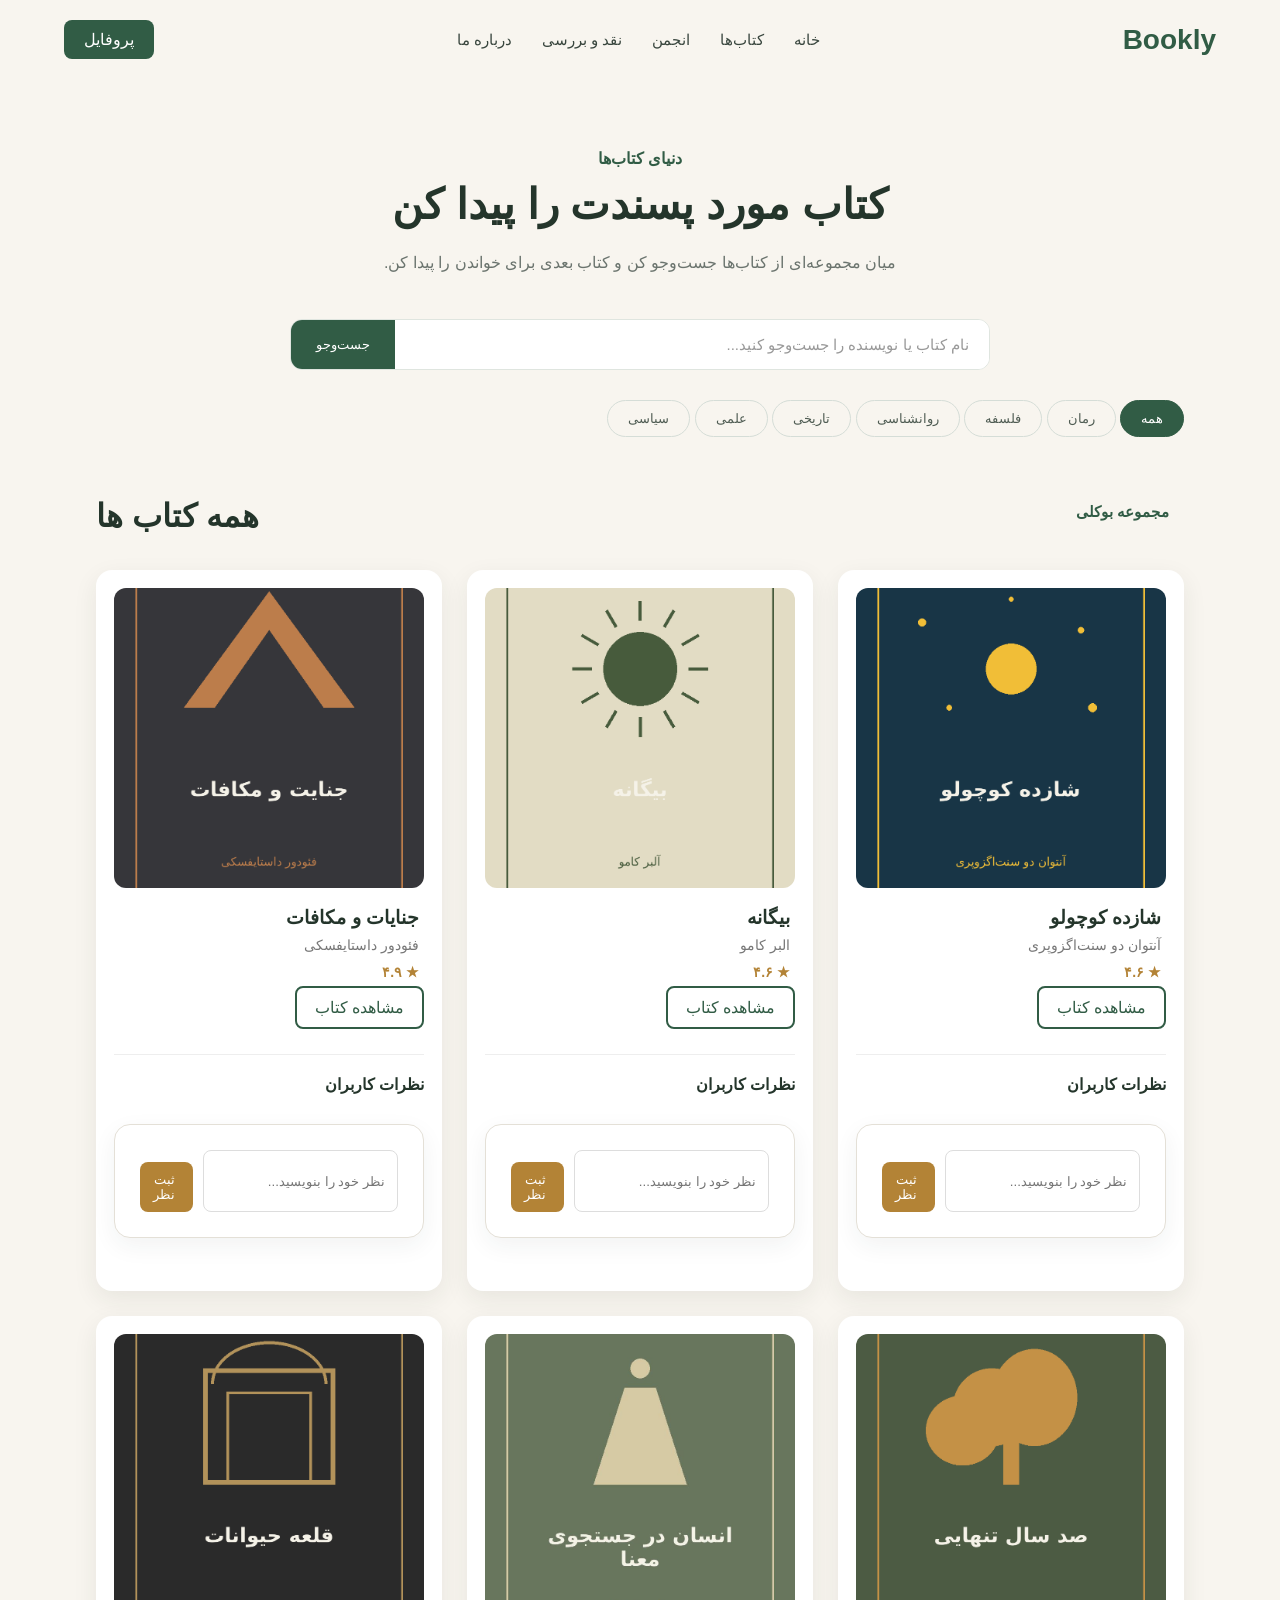
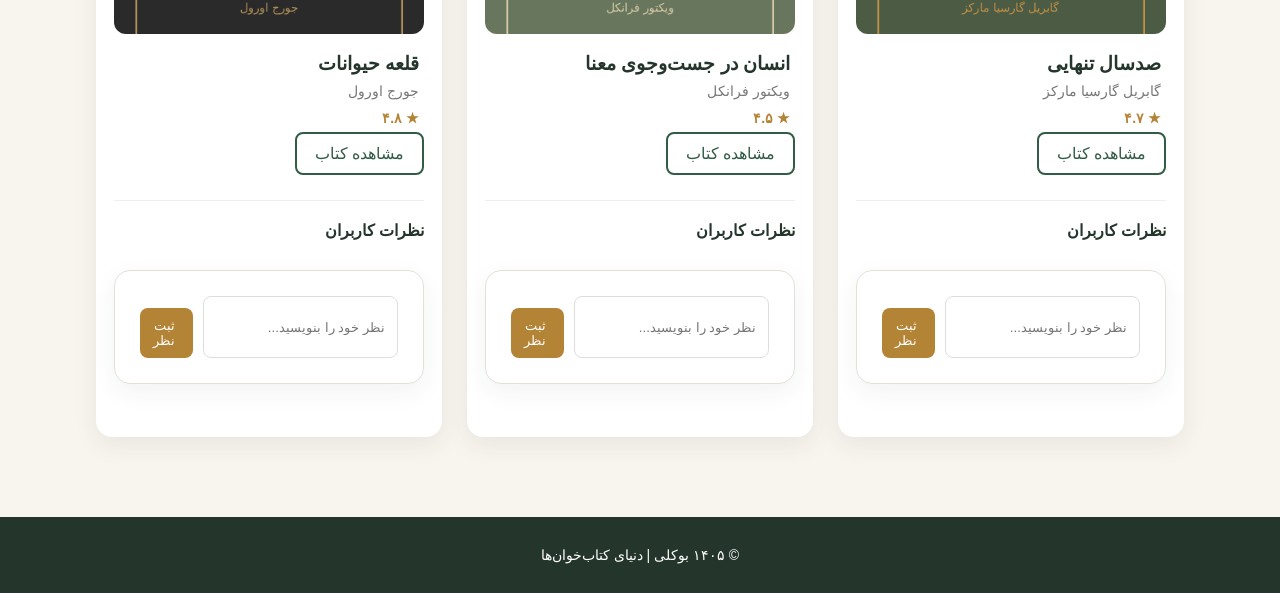
<file: books.html>
<!DOCTYPE html>
<html lang="fa" dir="rtl">

<head>
    <meta charset="UTF-8">
    <meta name="viewport" content="width=device-width, initial-scale=1.0">

    <title>کتاب‌ها | Bookly</title>

    <link rel="stylesheet" href="css/style.css">
</head>

<body>

    <!-- Header -->
    <header>
        <nav class="navbar">

            <a href="index.html" class="logo">
                Bookly
            </a>

            <ul class="nav-links">
                <li><a href="index.html">خانه</a></li>
                <li><a href="books.html">کتاب‌ها</a></li>
                <li><a href="community.html">انجمن</a></li>
                <li><a href="reviews.html">نقد و بررسی</a></li>
                <li><a href="about.html">درباره ما</a></li>
            </ul>

            <a href="profile.html" class="profile-btn">
                پروفایل
            </a>

        </nav>
    </header>


    <main>

        <!-- Page Title -->
        <section class="books-header">

            <p>دنیای کتاب‌ها</p>

            <h1>
                کتاب مورد پسندت را پیدا کن
            </h1>

            <span>
                میان مجموعه‌ای از کتاب‌ها جست‌وجو کن و کتاب بعدی
                برای خواندن را پیدا کن.
            </span>

        </section>


        <!-- Search -->
        <section class="books-tools">

            <div class="search-box">

                <input
                    type="text"
                    id="book-search"
                    placeholder="نام کتاب یا نویسنده را جست‌وجو کنید..."
                >

                <button id="search-btn" type="button">
                    جست‌وجو
                </button>

            </div>
            <!--categories-->
            <div class="--categories--">
                <button type="button"  class="category active" data-category="همه">
                    همه
                </button>
                <button type="button" class="category" data-category="رمان" >
                    رمان
                </button>
                <button type="button" class="category" data-category="فلسفه" >
                    فلسفه
                </button>
                  <button type="button" class="category" data-category="روانشناسی">
                 روانشناسی
                </button>
                  <button type="button" class="category" data-category="تاریخی">
                    تاریخی
                </button>
                  <button type="button" class="category"  data-category="علمی">
                    علمی
                </button>
                <button type="button" class="category"  data-category="سیاسی">
                    سیاسی
                </button>
            </div>
            </section>
            <!--books-->
            <section class="all-books">
                <div class="section-title">
                    <p>مجموعه‌ بوکلی</p>
                    <h2>همه کتاب ها </h2>
                </div>
                <div class="books-grid">
                    <!--book1-->
                    <article class="book-card" data-category="رمان">
                        
                <a href="book1.html" class="book-link">
                                <div class="book-image">
                        <img
                            src="images/books/book1.jpg"
                            alt="جلد کتاب"
                        >
                    </div>

                    <div class="book-info">

                        <h3>
                        شازده کوچولو                                    
                        </h3>

                        <p>
 
                    آنتوان دو سنت‌اگزوپری                      
                        </p>

                        <span class="book-rating">
                            ★ ۴.۶
                        </span>

                    </div>
                    <a href="book1.html" class="secondary-btn">مشاهده کتاب‌</a>
                     </a>
                     <div class="comments-section">

    <h4>نظرات کاربران</h4>

    <div class="comment-list" id="comment-list">
    </div>

    <div class="comment-form">

        <input
            type="text"
            id="comment-input"
            placeholder="نظر خود را بنویسید..."
        >

        <button
            type="button"
            id="comment-btn">
            ثبت نظر
        </button>

    </div>

</div>
                    </article>
                    <!-- Book 2 -->
                <article class="book-card" data-category="فلسفه">
                    
                   <a href="book2.html" class="book-link">
                        <div class="book-image">
                        <img
                            src="images/books/book2.jpg"
                            alt="جلد کتاب"
                        >
                    </div>

                    <div class="book-info">

                        <h3>
                            بیگانه
                        </h3>

                        <p>
                            البر کامو
                        </p>

                        <span class="book-rating">
                            ★ ۴.۶
                        </span>

                    </div>
<a href="book2.html" class="secondary-btn">مشاهده کتاب‌</a>
                   </a>
                   
              <div class="comments-section">

    <h4>نظرات کاربران</h4>

    <div class="comment-list" id="comment-list">
    </div>

    <div class="comment-form">

        <input
            type="text"
            id="comment-input"
            placeholder="نظر خود را بنویسید..."
        >

        <button
            type="button"
            id="comment-btn">
            ثبت نظر
        </button>

    </div>
                  
                </article>


                <!-- Book 3 -->
                <article class="book-card" data-category="رمان">
                  
 <a href="book3.html" class="book-link">
                    <div class="book-image">
                        <img
                            src="images/books/book3.jpg"
                            alt="جلد کتاب"
                        >
                    </div>

                    <div class="book-info">

                        <h3>
                            جنایات و مکافات
                        </h3>

                        <p>
                            فئودور داستایفسکی
                        </p>

                        <span class="book-rating">
                            ★ ۴.۹
                        </span>

                    </div>
                      <a href="book3.html" class="secondary-btn">مشاهده کتاب‌</a>
                   </a>
                   
              <div class="comments-section">

    <h4>نظرات کاربران</h4>

    <div class="comment-list" id="comment-list">
    </div>

    <div class="comment-form">

        <input
            type="text"
            id="comment-input"
            placeholder="نظر خود را بنویسید..."
        >

        <button
            type="button"
            id="comment-btn">
            ثبت نظر
        </button>

    </div>
                </article>
                <!-- Book 4 -->
                <article class="book-card" data-category="رمان">
 <a href="book4.html" class="book-link">

                    <div class="book-image">
                        <img
                            src="images/books/book4.jpg"
                            alt="جلد کتاب"
                        >
                    </div>

                    <div class="book-info">

                        <h3>
                            صدسال تنهایی
                        </h3>

                        <p>
                            گابریل گارسیا مارکز
                        </p>

                        <span class="book-rating">
                            ★ ۴.۷
                        </span>

                    </div>
                    
                    <a href="book4.html" class="secondary-btn">مشاهده کتاب‌</a>
</a>
              <div class="comments-section">

    <h4>نظرات کاربران</h4>

    <div class="comment-list" id="comment-list">
    </div>

    <div class="comment-form">

        <input
            type="text"
            id="comment-input"
            placeholder="نظر خود را بنویسید..."
        >

        <button
            type="button"
            id="comment-btn">
            ثبت نظر
        </button>

    </div>
                </article>


                <!-- Book 5 -->
                <article class="book-card" data-category="روانشناسی">
                    
 <a href="book5.html" class="book-link">

                    <div class="book-image">
                        <img
                            src="images/books/book5.jpg"
                            alt="جلد کتاب"
                        >
                    </div>

                    <div class="book-info">

                        <h3>
                            انسان در جست‌وجوی معنا
                        </h3>

                        <p>
                            ویکتور فرانکل
                        </p>

                        <span class="book-rating">
                            ★ ۴.۵
                        </span>

                    </div>
                    <a href="book5.html" class="secondary-btn">مشاهده کتاب‌</a>

</a>
              <div class="comments-section">

    <h4>نظرات کاربران</h4>

    <div class="comment-list" id="comment-list">
    </div>

    <div class="comment-form">

        <input
            type="text"
            id="comment-input"
            placeholder="نظر خود را بنویسید..."
        >

        <button
            type="button"
            id="comment-btn">
            ثبت نظر
        </button>

    </div>
                </article>


                <!-- Book 6 -->
                <article class="book-card" data-category="سیاسی">
                   
 <a href="book6.html" class="book-link">

                    <div class="book-image">
                        <img
                            src="images/books/book6.jpg"
                            alt="جلد کتاب"
                        >
                    </div>

                    <div class="book-info">

                        <h3>
                            قلعه حیوانات 
                        </h3>

                        <p>
                        جورج اورول
                        </p>

                        <span class="book-rating">
                            ★ ۴.۸
                        </span>

                    </div>
                     <a href="book6.html" class="secondary-btn">مشاهده کتاب‌</a>
</a>
              <div class="comments-section">

    <h4>نظرات کاربران</h4>

    <div class="comment-list" id="comment-list">
    </div>

    <div class="comment-form">

        <input
            type="text"
            id="comment-input"
            placeholder="نظر خود را بنویسید..."
        >

        <button
            type="button"
            id="comment-btn">
            ثبت نظر
        </button>

    </div>
                </article>


            </div>

        </section>

    </main>


    <!-- Footer -->
    <footer>

        <p>
            © ۱۴۰۵ بوکلی | دنیای کتاب‌خوان‌ها
        </p>

    </footer>

    <script src="js/script.js"></script>
    </body>
    </html>
</file>
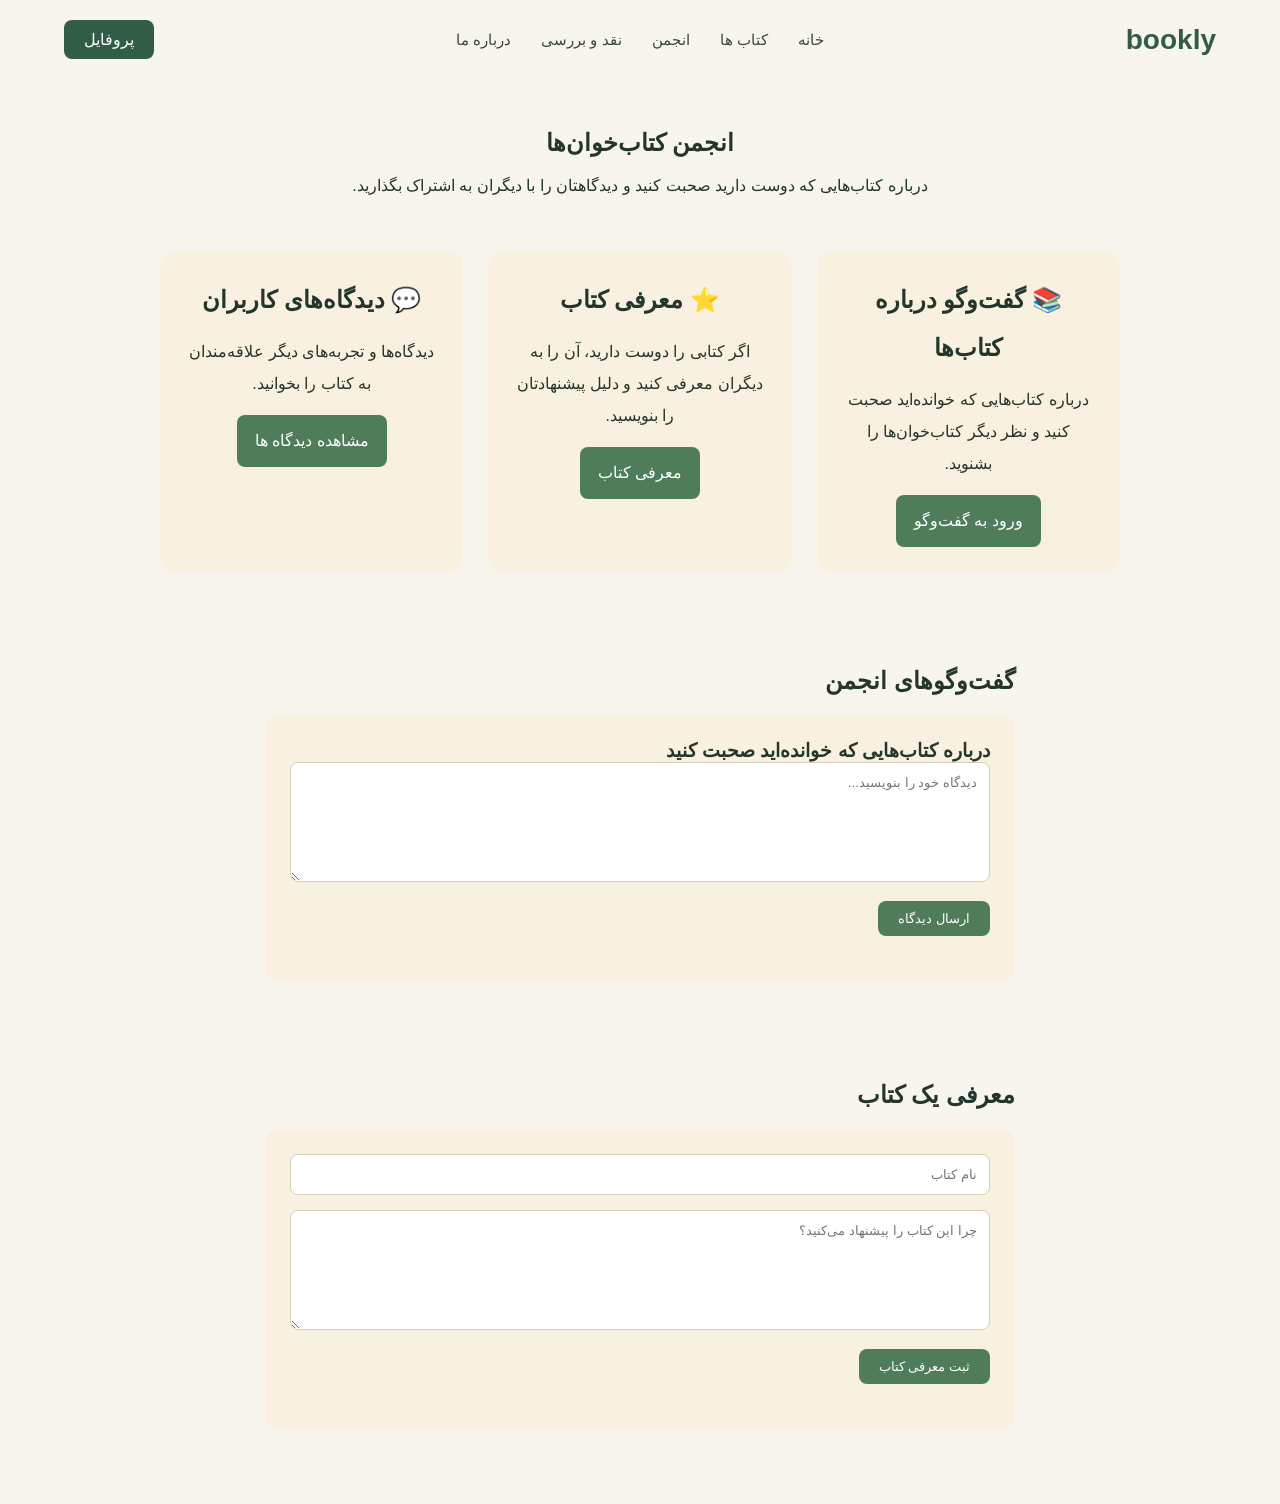
<file: community.html>
<!DOCTYPE html>
<html lang="fa" dir="rtl">

<head>
    <meta charset="UTF-8">
    <meta name="viewport" content="width=device-width, initial-scale=1.0">

    <title>انجمن کتاب‌خوان‌ها | Bookly</title>

    <link rel="stylesheet" href="css/style.css">
</head>

<body>

   <header>
            <nav class="navbar">
                <a href="index.html" class="logo">
                    bookly
                </a>
                <ul class="nav-links">
                    <li> <a href="index.html">خانه</a></li>
                    <li> <a href="books.html">کتاب ها </a></li>
                    <li> <a href="community.html">انجمن</a></li>
                    <li> <a href="reviews.html">نقد و بررسی </a></li>
                    <li><a href="about.html">درباره ما </a></li>
                </ul>
                <a href="profile.html" class="profile-btn"> پروفایل</a>
            </nav>
        </header>

    <main>

        <section class="community-header">

            <h1>انجمن کتاب‌خوان‌ها</h1>

            <p>
                درباره کتاب‌هایی که دوست دارید صحبت کنید و دیدگاهتان را با دیگران به اشتراک بگذارید.
            </p>

        </section>


        <section class="community-container">

            <article class="community-card">

                <h2>📚 گفت‌وگو درباره کتاب‌ها</h2>

                <p>
                    درباره کتاب‌هایی که خوانده‌اید صحبت کنید و نظر دیگر کتاب‌خوان‌ها را بشنوید.
                </p>

                <a href="#discussions" class="community-button">ورود به گفت‌وگو</a>

            </article>

            <article class="community-card">

                <h2>⭐ معرفی کتاب</h2>

                <p>
                    اگر کتابی را دوست دارید، آن را به دیگران معرفی کنید و دلیل پیشنهادتان را بنویسید.
                </p>

              <a href="#introduce-book" class="community-button">معرفی کتاب</a>

            </article>


            <article class="community-card">

                <h2>💬 دیدگاه‌های کاربران</h2>

                <p>
                    دیدگاه‌ها و تجربه‌های دیگر علاقه‌مندان به کتاب را بخوانید.
                </p>

              <a href="reviews.html" class="community-button">مشاهده دیدگاه ها </a>

            </article>

        </section>

    </main>
    <section id="discussions" class="community-section">

    <h2>گفت‌وگوهای انجمن</h2>

    <div class="discussion-box">
        <h3>درباره کتاب‌هایی که خوانده‌اید صحبت کنید</h3>

        <textarea
            id="discussion-input"
            placeholder="دیدگاه خود را بنویسید..."
        ></textarea>

        <button type="button" id="discussion-btn">
            ارسال دیدگاه
        </button>

        <div id="discussion-list"></div>
    </div>

</section>


<section id="introduce-book" class="community-section">

    <h2>معرفی یک کتاب</h2>

    <div class="discussion-box">

        <input
            type="text"
            id="book-name-input"
            placeholder="نام کتاب"
        >

        <textarea
            id="book-intro-input"
            placeholder="چرا این کتاب را پیشنهاد می‌کنید؟"
        ></textarea>

        <button type="button" id="book-intro-btn">
            ثبت معرفی کتاب
        </button>

        <div id="book-intro-list"></div>

    </div>

</section>
<script src="js/script.js"></script>
</body>

</html>
</file>
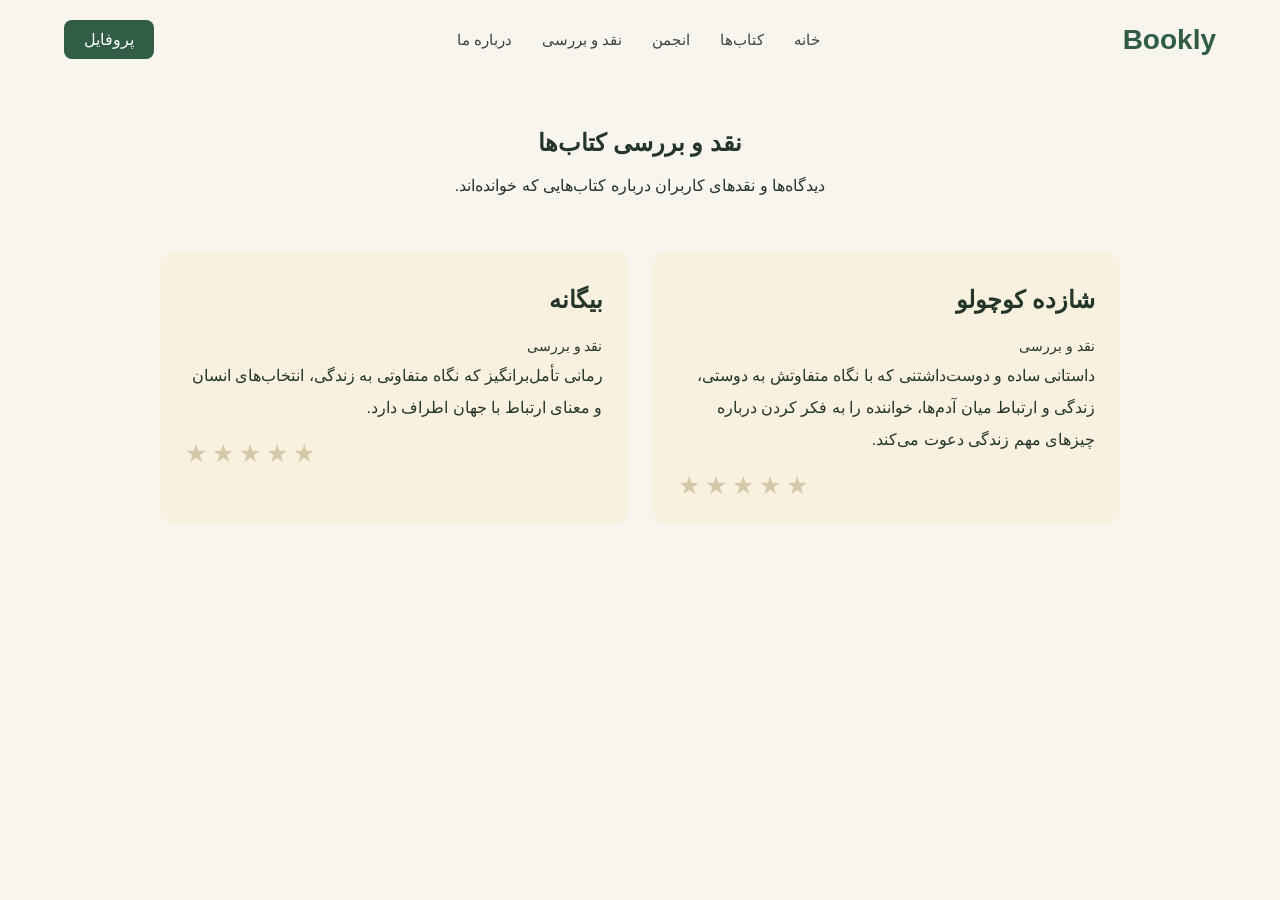
<file: reviews.html>
<!DOCTYPE html>
<html lang="fa" dir="rtl">

<head>
    <meta charset="UTF-8">
    <meta name="viewport" content="width=device-width, initial-scale=1.0">

    <title>نقد و بررسی | Bookly</title>

    <link rel="stylesheet" href="css/style.css">
</head>

<body>

    <header>
        <nav class="navbar">

            <a href="index.html" class="logo">
                Bookly
            </a>

            <ul class="nav-links">
                <li><a href="index.html">خانه</a></li>
                <li><a href="books.html">کتاب‌ها</a></li>
                <li><a href="community.html">انجمن</a></li>
                <li><a href="reviews.html">نقد و بررسی</a></li>
                <li><a href="about.html">درباره ما</a></li>
            </ul>

            <a href="profile.html" class="profile-btn">
                پروفایل
            </a>

        </nav>
    </header>

    <main>

        <section class="reviews-header">

            <h1>نقد و بررسی کتاب‌ها</h1>

            <p>
                دیدگاه‌ها و نقدهای کاربران درباره کتاب‌هایی که خوانده‌اند.
            </p>

        </section>


        <section class="reviews-container">

            <article class="review-card">

                <h2>شازده کوچولو</h2>

                <p class="review-author">
                    نقد و بررسی
                </p>

                <p>
                    داستانی ساده و دوست‌داشتنی که با نگاه متفاوتش
                    به دوستی، زندگی و ارتباط میان آدم‌ها، خواننده را
                    به فکر کردن درباره چیزهای مهم زندگی دعوت می‌کند.
                </p>

              <div class="rating" data-rating="0">
    <button type="button">★</button>
    <button type="button">★</button>
    <button type="button">★</button>
    <button type="button">★</button>
    <button type="button">★</button>
</div>

            </article>


            <article class="review-card">

                <h2>بیگانه</h2>

                <p class="review-author">
                    نقد و بررسی
                </p>

                <p>
                    رمانی تأمل‌برانگیز که نگاه متفاوتی به زندگی،
                    انتخاب‌های انسان و معنای ارتباط با جهان اطراف دارد.
                </p>

             <div class="rating" data-rating="0">
    <button type="button">★</button>
    <button type="button">★</button>
    <button type="button">★</button>
    <button type="button">★</button>
    <button type="button">★</button>
</div>

            </article>

        </section>

    </main>
<script src="js/script.js"></script>
</body>

</html>
</file>
<file: css/style.css>
* {
    margin: 0;
    padding: 0;
    box-sizing: border-box;
}

body {
    font-family: Arial, sans-serif;
    direction: rtl;
    background-color: #f8f5ef;
    color: #24352b;
}

a {
    text-decoration: none;
    color: inherit;
}

.navbar {
    width: 90%;
    max-width: 1200px;
    margin: 0 auto;
    padding: 20px 0;

    display: flex;
    align-items: center;
    justify-content: space-between;
}

.logo {
    font-size: 28px;
    font-weight: bold;
    color: #315c45;
}

.nav-links {
    list-style: none;

    display: flex;
    align-items: center;
    gap: 30px;
}

.nav-links a {
    font-size: 15px;
    color: #39463e;
    transition: 0.3s;
}

.nav-links a:hover {
    color: #315c45;
}

.profile-btn {
    padding: 10px 20px;
    border-radius: 8px;

    background-color: #315c45;
    color: white;

    transition: 0.3s;
}

.profile-btn:hover {
    background-color: #244735;
}
.hero {
    width: 90%;
    max-width: 1200px;
    min-height: 520px;
    margin: 30px auto 80px;

    display: flex;
    align-items: center;

    background-color: #e8eee9;
    border-radius: 24px;

    padding: 70px;
}

.hero-content {
    max-width: 650px;
}

.hero-small-title {
    color: #315c45;
    font-size: 16px;
    font-weight: bold;
    margin-bottom: 18px;
}

.hero h1 {
    font-size: 54px;
    line-height: 1.4;
    margin-bottom: 20px;
}

.hero h1 span {
    color: #315c45;
}

.hero-description {
    max-width: 550px;
    color: #5d675f;
    font-size: 18px;
    line-height: 2;
    margin-bottom: 30px;
}

.hero-buttons {
    display: flex;
    gap: 15px;
}

.btn {
    display: inline-block;
    padding: 13px 25px;
    border-radius: 10px;
    font-size: 15px;
    transition: 0.3s;
}

.primary-btn {
    background-color: #315c45;
    color: white;
}

.primary-btn:hover {
    background-color: #244735;
}
.secondary-btn {
    border: 1px solid #315c45;
    color: #315c45;
}

.secondary-btn:hover {
    background-color: #315c45;
    color: white;
}
.featured-books {
    width: 85%;
    max-width: 1200px;
    margin: 0 auto 80px;
}

.section-title {
    margin-bottom: 35px;
    padding-right: 15px;
}

.section-title p {
    color: #315c45;
    font-size: 15px;
    font-weight: bold;
    margin-bottom: 8px;
}

.section-title h2 {
    font-size: 32px;
    color: #24352b;
}

.books-container {
    display: grid;
    grid-template-columns: repeat(3, 1fr);
    gap: 25px;
}

.book-card {
    background-color: #ffffff;
    padding: 18px;
    border-radius: 16px;

    box-shadow: 0 8px 25px rgba(36, 53, 43, 0.08);

    transition: 0.3s;
}

.book-card:hover {
    transform: translateY(-6px);
}

.book-image {
    width: 100%;
    height: 300px;

    overflow: hidden;
    border-radius: 12px;

    background-color: #e8eee9;
}

.book-image img {
    width: 100%;
    height: 100%;
    object-fit: cover;
}

.book-card h3 {
    font-size: 19px;
    margin-top: 18px;
    margin-bottom: 8px;
}

.book-card p {
    color: #777;
    font-size: 14px;
}
footer {
    margin-top: 80px;
    padding: 30px;
    text-align: center;

    background-color: #24352b;
    color: #ffffff;

    font-size: 14px;
}
/* =========================
   Books Page
========================= */

.books-header {
    width: 85%;
    max-width: 1200px;
    margin: 70px auto 40px;
    text-align: center;
}

.books-header p {
    color: #315c45;
    font-size: 16px;
    font-weight: bold;
    margin-bottom: 12px;
}

.books-header h1 {
    font-size: 42px;
    color: #24352b;
    margin-bottom: 18px;
}

.books-header span {
    display: block;
    color: #6b746e;
    font-size: 16px;
    line-height: 2;
}


/* Search & Categories */

.books-tools {
    width: 85%;
    max-width: 1200px;
    margin: 0 auto 60px;
}

.search-box {
    display: flex;
    max-width: 700px;
    margin: 0 auto 30px;

    background-color: white;
    border: 1px solid #dfe5df;
    border-radius: 12px;
    overflow: hidden;
}
.search-box input {
    flex: 1;
    border: none;
    outline: none;

    padding: 16px 20px;

    font-family: inherit;
    font-size: 15px;
    direction: rtl;
}

.search-box input::placeholder {
    color: #999;
}

.search-box button {
    border: none;
    padding: 0 25px;

    background-color: #315c45;
    color: white;

    font-family: inherit;
    cursor: pointer;

    transition: 0.3s;
}

.search-box button:hover {
    background-color: #244735;
}


/* Categories */

.categories {
    display: flex;
    justify-content: center;
    flex-wrap: wrap;
    gap: 12px;
}

.category {
    border: 1px solid #d5ddd7;
    background-color: transparent;

    padding: 10px 20px;
    border-radius: 30px;

    color: #4f5c53;

    font-family: inherit;
    cursor: pointer;

    transition: 0.3s;
}

.category:hover,
.category.active {
    background-color: #315c45;
    color: white;
    border-color: #315c45;
}


/* Books Grid */

.all-books {
    width: 85%;
    max-width: 1200px;
    margin: 0 auto 80px;
}

.books-grid {
    display: grid;
    grid-template-columns: repeat(3, 1fr);
    gap: 25px;
}

.book-info {
    padding: 0 5px 5px;
}

.book-info h3 {
    margin-top: 18px;
    margin-bottom: 8px;

    font-size: 19px;
    color: #24352b;
}

.book-info p {
    color: #777;
    font-size: 14px;
    margin-bottom: 10px;
}

.book-rating {
    color: #b38336;
    font-size: 14px;
    font-weight: bold;
}
.book-card {
    position: relative;
    overflow: hidden;
}

.secondary-btn {
    display: inline-block;
    padding: 10px 18px;

    border: 2px solid #315c45;
    border-radius: 8px;

    color: #315c45;
    background-color: transparent;

    text-decoration: none;

    transition: 0.3s ease;
}


.secondary-btn:hover {
    background-color: #315c45;
    color: white;

    transform: translateY(-2px);
}
.book-card:hover::after {
    opacity: 1;
}
/* =========================
   Book Details Page
========================= */

.book-details {
    width: 85%;
    max-width: 1100px;
    margin: 80px auto;

    display: grid;
    grid-template-columns: 350px 1fr;
    gap: 70px;

    align-items: center;
}

.book-details-image {
    width: 100%;
    height: 480px;

    overflow: hidden;
    border-radius: 18px;

    background-color: #e8eee9;

    box-shadow: 0 15px 35px rgba(36, 53, 43, 0.12);
}

.book-details-image img {
    width: 100%;
    height: 100%;
    object-fit: cover;
}

.book-details-content {
    max-width: 600px;
}

.book-category {
    display: inline-block;

    padding: 7px 16px;
    margin-bottom: 18px;

    border-radius: 20px;

    background-color: #e8eee9;
    color: #315c45;

    font-size: 14px;
    font-weight: bold;
}

.book-details-content h1 {
    font-size: 48px;
    color: #24352b;
    margin-bottom: 10px;
}

.book-details-content h2 {
    font-size: 20px;
    font-weight: normal;
    color: #777;
    margin-bottom: 20px;
}

.book-rating-large {
    color: #b38336;
    font-size: 20px;
    font-weight: bold;
    margin-bottom: 25px;
}

.book-rating-large span {
    color: #888;
    font-size: 14px;
    font-weight: normal;
}

.book-description {
    color: #5d675f;
    font-size: 16px;
    line-height: 2.2;

    margin-bottom: 30px;
}

.book-actions {
    display: flex;
    align-items: center;
    gap: 15px;
    flex-wrap: wrap;
}

.favorite-btn,
.comment-btn {
    padding: 13px 20px;

    border-radius: 10px;

    font-family: inherit;
    font-size: 14px;

    cursor: pointer;
    transition: 0.3s;
}

.favorite-btn {
    border: 1px solid #315c45;

    background-color: #315c45;
    color: white;
}

.favorite-btn:hover {
    background-color: #244735;
}

.comment-btn {
    border: 1px solid #315c45;
    color: #315c45;
}

.comment-btn:hover {
    background-color: #315c45;
    color: white;
}
/* =========================
   Comments
========================= */

.comments {
    width: 85%;
    max-width: 900px;
    margin: 0 auto 100px;
}

.comment-form {
    padding: 25px;
    margin-bottom: 35px;

    background-color: white;
    border-radius: 16px;

    box-shadow: 0 8px 25px rgba(36, 53, 43, 0.06);
}

.comment-form h3 {
    margin-bottom: 15px;
    color: #24352b;
}

.comment-form textarea {
    width: 100%;
    min-height: 130px;

    padding: 15px;

    border: 1px solid #dce3dd;
    border-radius: 10px;

    resize: vertical;

    outline: none;

    font-family: inherit;
    font-size: 14px;

    direction: rtl;
}

.comment-form textarea:focus {
    border-color: #315c45;
}

.comment-form button {
    margin-top: 12px;

    padding: 11px 22px;

    border: none;
    border-radius: 9px;

    background-color: #315c45;
    color: white;

    font-family: inherit;
    cursor: pointer;

    transition: 0.3s;
}

.comment-form button:hover {
    background-color: #244735;
}

.comment-list {
    display: flex;
    flex-direction: column;
    gap: 18px;
}

.comment {
    padding: 22px;

    background-color: white;
    border-radius: 14px;

    box-shadow: 0 6px 20px rgba(36, 53, 43, 0.05);
}

.comment-header {
    display: flex;
    align-items: center;
    justify-content: space-between;

    margin-bottom: 12px;
}

.comment-header strong {
    color: #24352b;
}

.comment-header span {
    color: #b38336;
    font-size: 14px;
}

.comment p {
    color: #666;
    line-height: 2;
    font-size: 14px;
}
.book-link{
    display: block;
    color: inherit;
    text-decoration: none;
}
.book-link {
    display: block;
    color: inherit;
    text-decoration: none;
}

.book-link h3,
.book-link p {
    text-decoration: none;
}
.book-meta{
    display: grid;
    grid-template-columns: (2,1fr);
    margin-bottom: 30px;
}
.meta-item{
    padding: 15px;
    background-color: #f4f1ea;
    border-radius: 10px;
    display: flex;
    flex-direction: column;
    gap: 6px;
}
.meta-item span{
    color: #888;
    font-size: 12px;
}
.meta-item strong{
    color: #24352b;
    font-size: 14px;
}
.rating-stars {
    display: flex;
    gap: 4px;
    direction: rtl;
    margin-bottom: 8px;
}

.rating-stars button {
    border: none;
    background: none;

    color: #b38336;

    font-size: 28px;
    font-family: inherit;

    cursor: pointer;

    transition: 0.2s;
}

.rating-stars button:hover {
    transform: scale(1.2);
}

.rating-text {
    color: #888;
    font-size: 14px;
}
.comment-form{
    border: 1px solid #e4e0d7;
}
.comment-form textarea::placeholder{
    color: #aaa;
}
.comment-form button{
    min-width: 12px;
}
.comment{
    border: 1px solid #eee9df;
    transition: 0.3s;
}
.comment:hover{
    transform: translateY(-3px);
}
.favorite-btn.active {
    background-color: #b38336;
    border-color: #b38336;
}
.profile-page {
    max-width: 1100px;
    margin: 60px auto;
    padding: 0 20px;
}

.profile-header {
    display: flex;
    align-items: center;
    gap: 20px;
    padding: 30px;
    background: #f8f5ee;
    border-radius: 16px;
}

.profile-avatar {
    width: 90px;
    height: 90px;
    border-radius: 50%;
    background: #b38336;
    color: white;

    display: flex;
    align-items: center;
    justify-content: center;

    font-size: 36px;
    font-weight: bold;
}

.profile-info {
    flex: 1;
}

.profile-info h1 {
    margin: 0 0 8px;
}

.profile-info p {
    margin: 0;
    color: #777;
}

.edit-profile-btn {
    padding: 10px 18px;
    border: 1px solid #b38336;
    border-radius: 8px;
    background: transparent;
    color: #b38336;
    cursor: pointer;
}

.profile-stats {
    display: grid;
    grid-template-columns: repeat(3, 1fr);
    gap: 20px;
    margin: 25px 0;
}

.stat-box {
    padding: 25px;
    text-align: center;
    border: 1px solid #eee;
    border-radius: 14px;
}

.stat-box strong {
    display: block;
    font-size: 28px;
    color: #b38336;
}

.stat-box span {
    color: #777;
}

.profile-section {
    margin-top: 40px;
}

.section-title {
    display: flex;
    justify-content: space-between;
    align-items: center;
}

.section-title a {
    color: #b38336;
    text-decoration: none;
}

.profile-books {
    display: grid;
    grid-template-columns: repeat(2, 180px);
    gap: 25px;
    margin-top: 20px;
}

.profile-book img {
    width: 100%;
    height: 250px;
    object-fit: cover;
    border-radius: 10px;
}

.profile-book h3 {
    margin: 10px 0 5px;
}

.profile-book p {
    margin: 0;
    color: #777;
}
.edit-profile-form {
    display: none;
    margin-top: 20px;
    padding: 25px;
    border: 1px solid #eee;
    border-radius: 14px;
}

.edit-profile-form input,
.edit-profile-form textarea {
    width: 100%;
    box-sizing: border-box;
    padding: 12px;
    margin-bottom: 12px;
    border: 1px solid #ddd;
    border-radius: 8px;
    font-family: inherit;
}

.edit-profile-form textarea {
    min-height: 100px;
    resize: vertical;
}

#save-profile-btn {
    padding: 10px 20px;
    border: none;
    border-radius: 8px;
    background: #b38336;
    color: white;
    cursor: pointer;
}
.favorite-btn{
    border: none;
    background: transparent;
    color:#999;
    font-size: 24px;
    cursor: pointer;
    transition: 0.2s;
}
.favorite-btn:hover{
    transform: scale(1.15);
}
.favorite-btn.active{
    color: #244735;
}
.comments-section {
    margin-top: 25px;
    padding-top: 20px;
    border-top: 1px solid #eee;
}

.comments-section h4 {
    margin-bottom: 15px;
}

.comment-list {
    display: flex;
    flex-direction: column;
    gap: 10px;
    margin-bottom: 15px;
}

.comment {
    padding: 12px 15px;
    background: #f8f5ee;
    border-radius: 10px;
}

.comment-form {
    display: flex;
    gap: 10px;
}

.comment-form input {
    flex: 1;
    padding: 10px 12px;
    border: 1px solid #ddd;
    border-radius: 8px;
    font-family: inherit;
}

.comment-form button {
    padding: 10px 18px;
    border: none;
    border-radius: 8px;
    background: #b38336;
    color: white;
    cursor: pointer;
}
.reviews-header {
    text-align: center;
    padding: 50px 20px 30px;
}

.reviews-header h1 {
    margin-bottom: 15px;
}

.reviews-header p {
    line-height: 1.8;
}

.reviews-container {
    max-width: 1000px;
    margin: 0 auto;
    padding: 20px;
    display: grid;
    grid-template-columns: repeat(2, 1fr);
    gap: 25px;
}

.review-card {
    background: #f8f1df;
    border-radius: 15px;
    padding: 25px;
    line-height: 2;
}

.review-card h2 {
    margin-bottom: 8px;
}

.review-author {
    font-size: 14px;
}

.rating {
    display: flex;
    gap: 5px;
    direction: ltr;
    margin-top: 15px;
}

.rating button {
    border: none;
    background: transparent;
    color: #d6c9aa;
    font-size: 25px;
    cursor: pointer;
    padding: 0;
}

.rating button:hover {
    transform: scale(1.15);
}
.about-header {
    text-align: center;
    padding: 50px 20px 30px;
}

.about-header h1 {
    margin-bottom: 15px;
}

.about-header p {
    line-height: 1.8;
}

.about-container {
    max-width: 1000px;
    margin: 0 auto;
    padding: 20px;
    display: grid;
    grid-template-columns: repeat(2, 1fr);
    gap: 25px;
}

.about-card {
    background: #f8f1df;
    border-radius: 15px;
    padding: 25px;
    line-height: 2;
}

.about-card h2 {
    margin-bottom: 12px;
}


.rating button.active {
    color: #4f7d5a;
}
.community-header {
    text-align: center;
    padding: 50px 20px 30px;
}

.community-header h1 {
    margin-bottom: 15px;
}

.community-header p {
    line-height: 1.8;
}

.community-container {
    max-width: 1000px;
    margin: 0 auto;
    padding: 20px;
    display: grid;
    grid-template-columns: repeat(3, 1fr);
    gap: 25px;
}

.community-card {
    background: #f8f1df;
    border-radius: 15px;
    padding: 25px;
    line-height: 2;
    text-align: center;
}

.community-card h2 {
    margin-bottom: 12px;
}

.community-card button {
    margin-top: 15px;
    padding: 10px 18px;
    border: none;
    border-radius: 8px;
    background: #4f7d5a;
    color: white;
    cursor: pointer;
    font-family: inherit;
}

.community-card button:hover {
    transform: translateY(-2px);
}
.community-section {
    max-width: 800px;
    margin: 50px auto;
    padding: 25px;
}

.community-section h2 {
    margin-bottom: 20px;
}

.discussion-box {
    background: #f8f1df;
    padding: 25px;
    border-radius: 15px;
}

.discussion-box input,
.discussion-box textarea {
    width: 100%;
    box-sizing: border-box;
    margin-bottom: 15px;
    padding: 12px;
    border: 1px solid #d8cfbb;
    border-radius: 8px;
    font-family: inherit;
}

.discussion-box textarea {
    min-height: 120px;
    resize: vertical;
}

.community-button {
    display: inline-block;
    margin-top: 15px;
    padding: 10px 18px;
    border-radius: 8px;
    background: #4f7d5a;
    color: white;
    text-decoration: none;
}

.discussion-box button {
    padding: 10px 20px;
    border: none;
    border-radius: 8px;
    background: #4f7d5a;
    color: white;
    cursor: pointer;
    font-family: inherit;
}

#discussion-list,
#book-intro-list {
    margin-top: 20px;
}

.community-post {
    background: white;
    padding: 15px;
    margin-top: 10px;
    border-radius: 10px;
}
.comment button,
.community-post button {
    margin-right: 10px;
    padding: 6px 12px;
    border: none;
    border-radius: 6px;
    background: #9b4d4d;
    color: white;
    cursor: pointer;
    font-family: inherit;
}

.comment button:hover,
.community-post button:hover {
    opacity: 0.8;
}
.read-btn {
    display: inline-block;
    padding: 10px 18px;
    border: 2px solid #315c45;
    border-radius: 8px;
    background-color: transparent;
    color: #315c45;
    font-size: 14px;
    cursor: pointer;
    transition: 0.3s ease;
    margin-bottom: 10px;
}

.read-btn:hover {
    background-color: #315c45;
    color: white;
    transform: translateY(-2px);
}

.read-btn.active {
    background-color: #315c45;
    color: white;
    border-color: #315c45;
}

.create-profile-section {
    max-width: 500px;
    margin: 50px auto;
    padding: 30px;

    background-color: #f8f5ed;
    border-radius: 16px;

    box-shadow: 0 5px 20px rgba(0, 0, 0, 0.08);

    text-align: center;
}


.create-profile-form {
    display: flex;
    flex-direction: column;
    gap: 15px;
    margin-top: 25px;
}


.create-profile-form input {
    width: 100%;
    padding: 12px 15px;

    border: 1px solid #d5d0c5;
    border-radius: 8px;

    background-color: white;

    font-family: inherit;
    font-size: 14px;

    outline: none;

    box-sizing: border-box;

    transition: 0.3s ease;
}


.create-profile-form input:focus {
    border-color: #315c45;

    box-shadow: 0 0 0 3px rgba(49, 92, 69, 0.1);
}


.create-profile-form button {
    padding: 12px 20px;

    border: none;
    border-radius: 8px;

    background-color: #315c45;
    color: white;

    font-family: inherit;
    font-size: 14px;

    cursor: pointer;

    transition: 0.3s ease;
}


.create-profile-form button:hover {
    transform: translateY(-2px);

    box-shadow: 0 5px 15px rgba(49, 92, 69, 0.25);
}
@media (max-width: 768px) {
body{
    overflow-x: hidden;
}
    .navbar {
        flex-direction: column;
        gap: 20px;
    }

    .nav-links {
        flex-wrap: wrap;
        justify-content: center;
        gap: 15px;
    }

    .hero {
        padding: 40px 25px;
        min-height: auto;
        text-align: center;
    }

    .hero-content {
        margin: 0 auto;
    }

    .hero h1 {
        font-size: 36px;
    }

    .hero-description {
        font-size: 16px;
    }

    .hero-buttons {
        justify-content: center;
        flex-wrap: wrap;
    }

    .books-container {
        grid-template-columns: 1fr;
    }

    .book-image {
        height: 350px;
    }
    

    .books-header h1 {
        font-size: 32px;
    }

    .books-header span {
        font-size: 14px;
    }

    .search-box {
        flex-direction: column;
    }

    .search-box button {
        padding: 13px;
    }

    .books-grid {
        grid-template-columns: 1fr;
    }

    .categories {
        justify-content: flex-start;
    }
    .book-details{
        width: 90%;
        grid-template-columns: 1fr;
        gap: 35px;
        margin-top: 50px;
        max-width: 100%;
    }
    .book-details-content{
        width: 100% ;
        max-width:100% ;
    }
    .book-details-image{
        height: 420px;
        max-width: 300px;
        margin: 0 auto;
    }
    .book-details-content h1{
        font-size: 36px;

    }
    .book-details-content h2{
        font-size: 18px;
    }
     .book-actions{
        justify-content: center;
     }
     .comments{
        width: 90%;
     }
.comment-header{
    align-items: flex-start;
    gap: 10px;
}
.book-meta{
    grid-template-columns: 1fr;
}
.profile-page{
    margin: 30px auto;
    padding: 0 15px;
}
.profile-header{
    flex-direction:column ;
    text-align: center;
    padding: 25px 15px ;
}
.profile-info{
    width: 100%;
}
.edit-profile-btn{
    width: 100%;
}
.profile-books{
    grid-template-columns: repeat(2 1fr);
    gap: 15px;
}
.profile-stats{
    grid-template-columns: 1fr;
    gap: 12px;
}
.profile-book img{
    height: 210px;
    padding: 10px;
}
.section-title{
    gap: 10px;
}
.section-title h2{
    font-size: 20px;
}
.comment-form{
    flex-direction: column;
}
.comment-form button{
    width: 100%;
}
.reviews-container{
    grid-template-columns: 1fr;
}
    .about-container {
        grid-template-columns: 1fr;
    }
     .community-container {
        grid-template-columns: 1fr;
    }

}
html
body{
    width: 100%;
    max-width: 100%;
    overflow-x: hidden;
}
</file>
